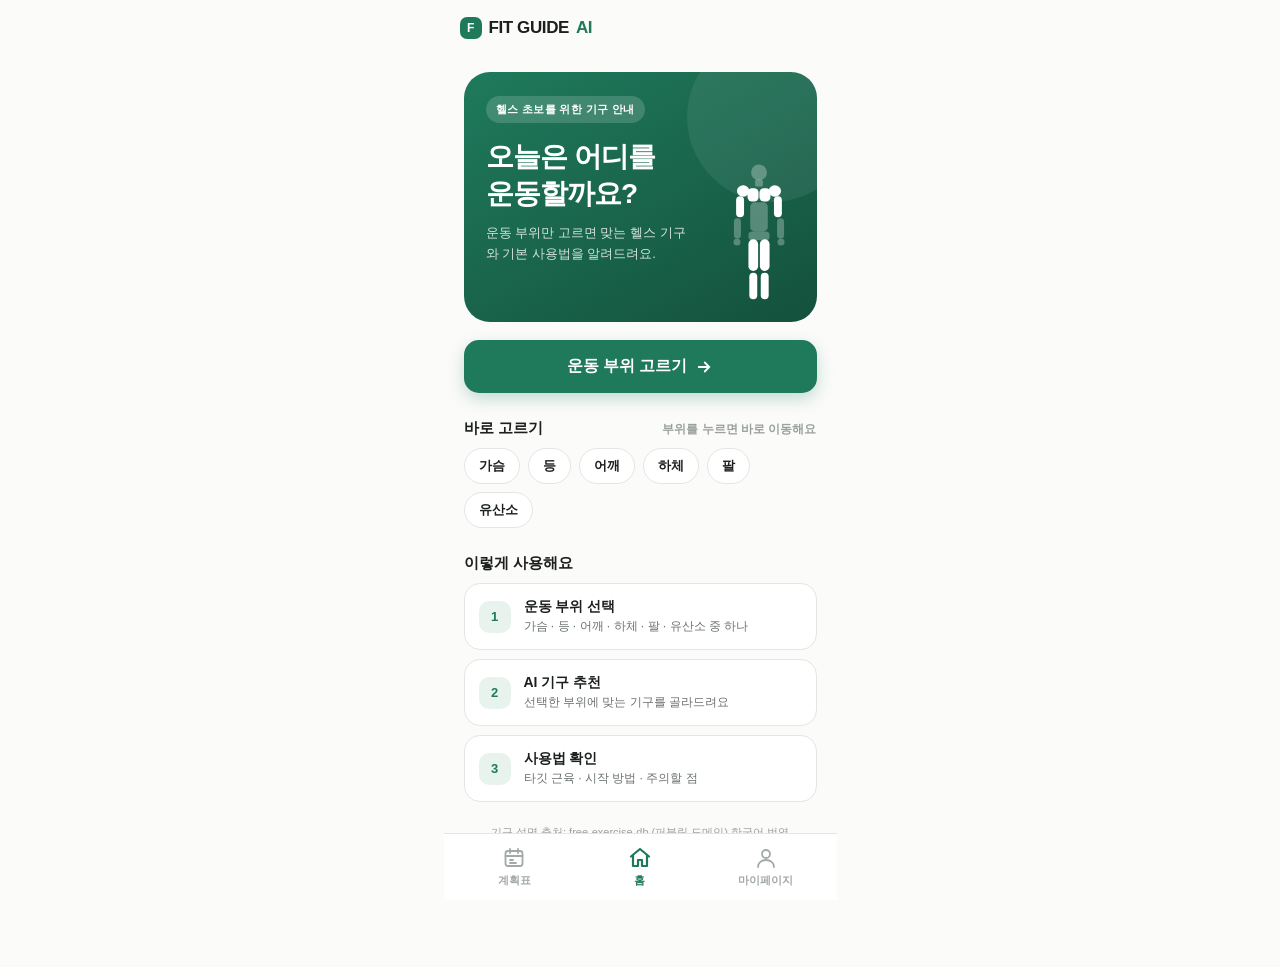
<file: archive/prototype_ver01.html>
<!DOCTYPE html>
<html lang="ko"><head><meta charset="UTF-8">
<meta name="viewport" content="width=device-width, initial-scale=1.0, viewport-fit=cover">
<meta name="theme-color" content="#ffffff">
<title>FIT GUIDE AI · 헬스 기구 추천</title>
<style>
:root{
  --bg:#f3f4f2; --card:#ffffff; --line:#e4e6e3; --text:#1b1f1d; --sub:#6b726e; --faint:#9aa19d;
  --accent:#1f7a5c; --accent-2:#e8f3ee; --accent-dark:#165c45;
  --warn:#b4532a; --warn-bg:#fdf1ea;
  --radius:18px; --w:393px; --h:852px;
}
*{box-sizing:border-box;-webkit-tap-highlight-color:transparent}
[hidden]{display:none!important}
html,body{margin:0}
body{background:#fbfbfa;color:var(--text);font-family:-apple-system,"Apple SD Gothic Neo","Noto Sans KR",Arial,sans-serif}
button{font:inherit;cursor:pointer;color:inherit;border:0;background:none}

/* 앱 영역: 화면 너비에 맞춰 최대 393px(아이폰 16 기준) */
.app{width:100%;max-width:var(--w);min-height:100vh;margin:0 auto;background:#fbfbfa;position:relative;
     display:flex;flex-direction:column;padding-top:env(safe-area-inset-top)}

/* 상단 바 */
.header{position:relative;z-index:5;background:rgba(251,251,250,.94);backdrop-filter:blur(10px);
        display:flex;align-items:center;gap:8px;padding:12px 16px;min-height:56px;border-bottom:1px solid transparent;transition:.2s}
.header.scrolled{border-bottom-color:var(--line)}
.icon-btn{width:36px;height:36px;border-radius:12px;display:grid;place-items:center;color:var(--text)}
.icon-btn:hover{background:#eef0ed}
.icon-btn svg{width:22px;height:22px;stroke:currentColor;fill:none;stroke-width:2;stroke-linecap:round;stroke-linejoin:round}
.icon-btn[hidden]{display:none}
.brand{font-weight:800;letter-spacing:-.4px;font-size:17px;display:flex;align-items:center;gap:7px}
.brand i{width:22px;height:22px;border-radius:7px;background:var(--accent);display:grid;place-items:center;color:#fff;font-style:normal;font-size:12px}
.brand span{color:var(--accent)}
.header .title{font-weight:700;font-size:16px}
.header .right{margin-left:auto}

/* 화면 */
.screens{flex:1;position:relative;overflow:hidden}
.screen{position:absolute;inset:0;overflow-y:auto;padding:8px 20px 28px;display:flex;flex-direction:column;
        opacity:0;pointer-events:none;transform:translateX(24px);transition:opacity .25s,transform .25s;scrollbar-width:none}
.screen::-webkit-scrollbar{display:none}
.screen.active{opacity:1;pointer-events:auto;transform:none}
.screen.leave{transform:translateX(-24px)}
@media all{.header{position:sticky;top:0}.screens{overflow:visible}.screen{position:relative;inset:auto;display:none;min-height:calc(100vh - 56px);padding-bottom:0;overflow:visible}.screen.active{display:flex}
  .bottom-cta{margin:auto -20px 0;padding-bottom:calc(18px + env(safe-area-inset-bottom))}}

h1{font-size:26px;line-height:1.32;letter-spacing:-.9px;margin:6px 0 8px}
.lead{color:var(--sub);font-size:14px;line-height:1.6;margin:0}

/* 버튼 */
.btn{display:flex;align-items:center;justify-content:center;gap:8px;width:100%;border-radius:15px;padding:16px;font-weight:700;font-size:16px;transition:transform .1s,background .2s,opacity .2s}
.btn:active{transform:scale(.98)}
.btn-primary{background:var(--accent);color:#fff;box-shadow:0 6px 16px rgba(31,122,92,.25)}
.btn-primary:hover{background:var(--accent-dark)}
.btn-primary.soft{opacity:.55;box-shadow:none}
.btn-line{background:#fff;border:1px solid var(--line);color:var(--text)}
.btn-row{display:flex;gap:10px}
.btn-row .btn{font-size:15px;padding:14px}
.bottom-cta{position:sticky;bottom:0;margin:auto -20px -28px;padding:14px 20px 28px;background:linear-gradient(rgba(251,251,250,0),#fbfbfa 26%)}

/* S-01 메인 */
.hero{position:relative;overflow:hidden;background:linear-gradient(150deg,#1f7a5c,#14513d);color:#fff;border-radius:26px;padding:24px 22px;margin:8px 0 18px;min-height:250px}
.hero .eyebrow{display:inline-block;font-size:11px;font-weight:700;letter-spacing:.4px;background:rgba(255,255,255,.16);padding:6px 10px;border-radius:20px}
.hero h1{color:#fff;font-size:28px;margin:16px 0 10px;max-width:220px}
.hero p{margin:0;font-size:13px;line-height:1.6;color:rgba(255,255,255,.82);max-width:205px}
.hero .fig{position:absolute;right:14px;bottom:10px;width:88px}
.hero .fig .b{fill:rgba(255,255,255,.28)} .hero .fig .hl{fill:#fff} .hero .fig .cap{display:none}
.hero::after{content:"";position:absolute;right:-40px;top:-40px;width:170px;height:170px;border-radius:50%;background:rgba(255,255,255,.07)}
.section-title{font-size:15px;font-weight:800;margin:26px 0 10px;display:flex;justify-content:space-between;align-items:baseline}
.section-title small{font-size:12px;color:var(--faint);font-weight:600}
.steps{display:grid;gap:9px}
.step{display:flex;gap:13px;align-items:center;background:var(--card);border:1px solid var(--line);border-radius:16px;padding:14px}
.step .n{width:32px;height:32px;border-radius:10px;background:var(--accent-2);color:var(--accent);display:grid;place-items:center;font-weight:800;font-size:13px;flex:none}
.step b{font-size:14px;display:block}.step span{font-size:12px;color:var(--sub);display:block;margin-top:2px}
.parts-preview{display:flex;gap:8px;flex-wrap:wrap}
.parts-preview button{background:#fff;border:1px solid var(--line);border-radius:20px;padding:8px 14px;font-size:13px;font-weight:600}
.parts-preview button:hover{border-color:var(--accent);color:var(--accent)}
.foot{font-size:11px;color:var(--faint);text-align:center;margin-top:22px;line-height:1.6}

/* S-02 부위 선택 */
.progress{display:flex;gap:6px;margin:4px 0 14px}
.progress i{height:4px;flex:1;border-radius:4px;background:#e2e5e1}
.progress i.on{background:var(--accent)}
.part-grid{display:grid;grid-template-columns:repeat(2,1fr);gap:10px;margin:18px 0 6px}
.part{position:relative;background:var(--card);border:1.5px solid var(--line);border-radius:18px;padding:14px 12px;
      display:flex;align-items:center;gap:10px;text-align:left;min-height:108px;transition:border-color .15s,background .15s,transform .1s}
.part:active{transform:scale(.98)}
.part .fig{width:46px;flex:none}
.part b{font-size:17px;display:block}
.part small{font-size:11px;color:var(--sub);display:block;margin-top:4px;line-height:1.4}
.part .check{position:absolute;top:10px;right:10px;width:20px;height:20px;border-radius:50%;border:1.5px solid #d3d7d3;display:grid;place-items:center;transition:.15s}
.part .check svg{width:12px;height:12px;stroke:#fff;stroke-width:3;fill:none;opacity:0}
.part.selected{border-color:var(--accent);background:var(--accent-2)}
.part.selected .check{background:var(--accent);border-color:var(--accent)}
.part.selected .check svg{opacity:1}
.fig svg{width:100%;height:auto;display:block}
.fig .b{fill:#d9dcd8} .fig .hl{fill:#9aa19d} .fig .cap{font-size:8px;fill:var(--faint);text-anchor:middle}
.part.selected .fig .hl{fill:var(--accent)}
.alert{display:none;align-items:center;gap:8px;background:var(--warn-bg);color:var(--warn);border-radius:12px;padding:11px 13px;font-size:13px;font-weight:600;margin-top:10px}
.alert.show{display:flex;animation:pop .25s}
@keyframes pop{from{opacity:0;transform:translateY(-4px)}to{opacity:1;transform:none}}
.shake{animation:shake .4s}
@keyframes shake{20%,60%{transform:translateX(-6px)}40%,80%{transform:translateX(6px)}}
.selected-text{font-size:13px;color:var(--sub);margin-top:8px;min-height:20px}
.selected-text b{color:var(--accent)}

/* S-03 추천 결과 */
.result-head{display:flex;gap:14px;align-items:center;background:var(--card);border:1px solid var(--line);border-radius:20px;padding:16px;margin:8px 0 12px}
.result-head .fig{width:58px;flex:none}
.result-head .fig .hl{fill:var(--accent)}
.result-head h2{margin:0;font-size:20px;letter-spacing:-.5px}
.result-head p{margin:4px 0 0;font-size:13px;color:var(--sub);line-height:1.5}
.badge{display:inline-flex;align-items:center;gap:5px;font-size:11px;font-weight:800;color:var(--warn);background:var(--warn-bg);border:1px solid #f3d3c1;padding:5px 9px;border-radius:20px}
.notice{display:flex;gap:9px;align-items:flex-start;font-size:12px;color:#7a4a32;background:var(--warn-bg);border-radius:12px;padding:11px 12px;line-height:1.55;margin-bottom:6px}
.list{display:grid;gap:10px;margin-top:8px}
.item{background:var(--card);border:1px solid var(--line);border-radius:18px;overflow:hidden;transition:box-shadow .2s}
.item.open{box-shadow:0 8px 22px rgba(0,0,0,.06)}
.item-main{display:flex;gap:12px;align-items:center;padding:12px;width:100%;text-align:left}
.thumb{width:72px;height:72px;border-radius:14px;overflow:hidden;flex:none;background:#eee;position:relative}
.thumb img{width:100%;height:100%;object-fit:cover;display:block}
.rank{position:absolute;left:5px;top:5px;background:rgba(0,0,0,.6);color:#fff;font-size:10px;font-weight:800;border-radius:6px;padding:2px 6px}
.item-info{flex:1;min-width:0}
.item-info b{font-size:15px;display:block}
.item-info .muscle{font-size:12px;color:var(--sub);margin-top:4px}
.chips{display:flex;gap:5px;margin-top:7px;flex-wrap:wrap}
.chips span{font-size:10.5px;font-weight:700;padding:3px 8px;border-radius:10px;background:#f0f2ef;color:#555}
.chips span.match{background:var(--accent-2);color:var(--accent)}
.chev{width:20px;height:20px;stroke:var(--faint);fill:none;stroke-width:2;transition:transform .2s;flex:none}
.item.open .chev{transform:rotate(180deg)}
.item-more{display:grid;grid-template-rows:0fr;transition:grid-template-rows .25s}
.item.open .item-more{grid-template-rows:1fr}
.item-more>div{overflow:hidden}
.more-body{padding:0 14px 14px;font-size:13px;line-height:1.6;color:#3b413e}
.more-body h4{margin:10px 0 4px;font-size:12px;color:var(--faint)}
.more-body p{margin:0}
.more-body .caution{color:var(--warn)}
.empty{text-align:center;padding:30px 10px;color:var(--sub);font-size:14px}

/* 로딩 */
.loading{position:absolute;inset:0;z-index:20;background:rgba(251,251,250,.96);display:none;flex-direction:column;align-items:center;justify-content:center;gap:14px}
.loading.show{display:flex}
.spinner{width:42px;height:42px;border-radius:50%;border:4px solid var(--accent-2);border-top-color:var(--accent);animation:spin .8s linear infinite}
@keyframes spin{to{transform:rotate(360deg)}}
.loading b{font-size:15px}.loading span{font-size:12px;color:var(--sub)}

/* 하단 탭바 */
:root{--tab-h:64px}
.tabbar{position:relative;z-index:6;flex:none;background:rgba(255,255,255,.97);backdrop-filter:blur(10px);border-top:1px solid var(--line);
        display:grid;grid-template-columns:repeat(3,1fr);padding:6px 8px calc(6px + env(safe-area-inset-bottom))}
.tab{display:flex;flex-direction:column;align-items:center;gap:3px;padding:6px 0;color:#a3a9a5;font-size:11px;font-weight:600}
.tab svg{width:24px;height:24px;stroke:currentColor;fill:none;stroke-width:1.8;stroke-linecap:round;stroke-linejoin:round}
.tab.active{color:var(--accent)}
.tab.active svg{stroke-width:2.2}
@media all{.tabbar{position:sticky;bottom:0}.bottom-cta{bottom:calc(var(--tab-h) + env(safe-area-inset-bottom))}}
.toast{position:absolute;left:50%;bottom:170px;transform:translate(-50%,10px);background:rgba(27,31,29,.92);color:#fff;font-size:13px;font-weight:600;
       padding:11px 16px;border-radius:12px;white-space:nowrap;opacity:0;pointer-events:none;transition:.25s;z-index:40}
.toast.show{opacity:1;transform:translate(-50%,0)}
@media all{.toast{position:fixed;bottom:calc(var(--tab-h) + 90px)}}
</style>
</head>
<body>
<div class="app" id="app">

  <header class="header" id="header">
    <button class="icon-btn" id="backBtn" hidden aria-label="뒤로" onclick="goBack()">
      <svg viewBox="0 0 24 24"><path d="M15 18l-6-6 6-6"/></svg></button>
    <div class="brand" id="brand"><i>F</i>FIT GUIDE <span>AI</span></div>
    <div class="title" id="hTitle" hidden></div>
    <button class="icon-btn right" id="homeBtn" hidden aria-label="처음으로" onclick="go('s1')">
      <svg viewBox="0 0 24 24"><path d="M3 10.5 12 3l9 7.5"/><path d="M5 9v11h14V9"/></svg></button>
  </header>

  <main class="screens">

    <!-- S-01 메인 -->
    <section class="screen active" id="s1" data-title="">
      <div class="hero">
        <span class="eyebrow">헬스 초보를 위한 기구 안내</span>
        <h1>오늘은 어디를<br>운동할까요?</h1>
        <p>운동 부위만 고르면 맞는 헬스 기구와 기본 사용법을 알려드려요.</p>
        <div class="fig" data-fig="전체"></div>
      </div>
      <button class="btn btn-primary" onclick="go('s2')">운동 부위 고르기
        <svg width="18" height="18" viewBox="0 0 24 24" fill="none" stroke="currentColor" stroke-width="2.4" stroke-linecap="round"><path d="M5 12h14M13 6l6 6-6 6"/></svg></button>

      <div class="section-title">바로 고르기 <small>부위를 누르면 바로 이동해요</small></div>
      <div class="parts-preview" id="quickParts"></div>

      <div class="section-title">이렇게 사용해요</div>
      <div class="steps">
        <div class="step"><div class="n">1</div><div><b>운동 부위 선택</b><span>가슴 · 등 · 어깨 · 하체 · 팔 · 유산소 중 하나</span></div></div>
        <div class="step"><div class="n">2</div><div><b>AI 기구 추천</b><span>선택한 부위에 맞는 기구를 골라드려요</span></div></div>
        <div class="step"><div class="n">3</div><div><b>사용법 확인</b><span>타깃 근육 · 시작 방법 · 주의할 점</span></div></div>
      </div>
      <p class="foot">기구 설명 출처: free-exercise-db (퍼블릭 도메인) 한국어 번역<br>처음 쓰는 기구는 트레이너에게 자세를 확인받으세요.</p>
    </section>

    <!-- S-02 운동 부위 선택 -->
    <section class="screen" id="s2" data-title="운동 부위 선택">
      <div class="progress"><i class="on"></i><i></i></div>
      <h1>어느 부위를<br>운동할까요?</h1>
      <p class="lead">한 부위를 골라 주세요. 다시 누르면 선택이 풀려요.</p>
      <div class="part-grid" id="partGrid"></div>
      <div class="selected-text" id="selText">아직 선택한 부위가 없어요.</div>
      <div class="alert" id="alert" role="alert">
        <svg width="18" height="18" viewBox="0 0 24 24" fill="none" stroke="currentColor" stroke-width="2.2"><circle cx="12" cy="12" r="9"/><path d="M12 7v6M12 16.5v.5"/></svg>
        운동 부위를 먼저 선택해 주세요.</div>
      <div class="bottom-cta">
        <button class="btn btn-primary soft" id="recBtn" onclick="requestRecommend()">AI 기구 추천받기</button>
      </div>
    </section>

    <!-- S-03 AI 추천 결과 -->
    <section class="screen" id="s3" data-title="AI 추천 결과">
      <div class="progress"><i class="on"></i><i class="on"></i></div>
      <div class="result-head">
        <div class="fig" id="resultFig"></div>
        <div>
          <span class="badge">● 예시 데이터</span>
          <h2 id="resultTitle">가슴 운동 기구</h2>
          <p id="resultDesc">추천 기구 3개</p>
        </div>
      </div>
      <div class="notice">
        <svg width="16" height="16" viewBox="0 0 24 24" fill="none" stroke="currentColor" stroke-width="2.2" style="flex:none;margin-top:1px"><circle cx="12" cy="12" r="9"/><path d="M12 11v6M12 7.5v.5"/></svg>
        <span>지금 보이는 추천 결과는 화면 시연을 위한 <b>고정 예시 데이터</b>예요. 실제 AI 모델 결과가 아니에요.</span>
      </div>
      <div class="list" id="resultList"></div>
      <div class="bottom-cta">
        <div class="btn-row">
          <button class="btn btn-line" onclick="go('s2')">다른 부위 보기</button>
          <button class="btn btn-primary" onclick="go('s1')">처음으로</button>
        </div>
      </div>
    </section>

    <div class="loading" id="loading">
      <div class="spinner"></div>
      <b id="loadingText">AI가 기구를 고르고 있어요</b>
      <span>잠시만 기다려 주세요</span>
    </div>
  </main>

  <!-- 하단 탭바 -->
  <nav class="tabbar">
    <button class="tab" onclick="showToast('계획표는 준비 중이에요')">
      <svg viewBox="0 0 24 24"><rect x="3.5" y="5" width="17" height="15" rx="2.5"/><path d="M3.5 10h17M8 3v4M16 3v4M8 14h3M8 17h6"/></svg>계획표</button>
    <button class="tab active" onclick="go('s1')">
      <svg viewBox="0 0 24 24"><path d="M3 10.5 12 3l9 7.5"/><path d="M5 9v11h5v-6h4v6h5V9"/></svg>홈</button>
    <button class="tab" onclick="showToast('마이페이지는 준비 중이에요')">
      <svg viewBox="0 0 24 24"><circle cx="12" cy="8" r="4"/><path d="M4 21c0-4.4 3.6-7 8-7s8 2.6 8 7"/></svg>마이페이지</button>
  </nav>
  <div class="toast" id="toast" role="status"></div>
</div>

<script>
/* 고정 예시 데이터 (부위별 추천 결과)
   기구 설명·사진 출처: free-exercise-db (https://github.com/yuhonas/free-exercise-db), Unlicense(퍼블릭 도메인), 한국어 번역 */
const EXAMPLE_RESULTS = {"가슴": [{"name": "체스트 프레스 머신", "primary": ["대흉근(가슴)"], "purpose": "복합 운동 · 미는 동작", "level": "초급", "setup": "가슴과 머리를 세우고 견갑골(날개뼈)을 뒤로 모읍니다. 이것이 시작 자세입니다.", "step": "팔꿈치를 펴면서 손잡이를 앞으로 밉니다.", "caution": "세트가 끝날 때까지 무게 스택을 완전히 내려놓지 말고 근육의 긴장을 유지합니다.", "image": "[data-uri]"}, {"name": "버터플라이 (펙 덱 플라이)", "primary": ["대흉근(가슴)"], "purpose": "고립 운동 · 당기는 동작", "level": "초급", "setup": "손잡이를 잡습니다. 위팔이 바닥과 평행이 되도록 기구를 조절합니다. 이것이 시작 자세입니다.", "step": "가슴 가운데를 조이듯 손잡이를 천천히 모읍니다. 이때 숨을 내쉬고 1초간 수축을 유지합니다.", "caution": "위팔이 바닥과 평행하지 않으면 운동 전에 기구를 먼저 조절합니다.", "image": "[data-uri]"}, {"name": "케이블 크로스오버", "primary": ["대흉근(가슴)"], "purpose": "고립 운동 · 미는 동작", "level": "초급", "setup": "두 도르래를 잇는 가상의 직선보다 한 걸음 앞으로 나오면서 양팔을 몸 앞으로 모읍니다. 상체는 허리에서 살짝 앞으로 숙입니다. 이것이 시작 자세입니다.", "step": "팔꿈치를 살짝 굽힌 채, 가슴이 늘어나는 느낌이 들 때까지 양팔을 옆으로 크게 호를 그리며 벌립니다. 이때 숨을 들이마십니다.", "caution": "이두근 힘줄에 부담이 가지 않도록 팔꿈치를 살짝 굽힌 상태를 유지합니다.", "image": "[data-uri]"}], "등": [{"name": "와이드 그립 랫 풀다운", "primary": ["광배근(등 옆)"], "purpose": "복합 운동 · 당기는 동작", "level": "초급", "setup": "팔을 편 채 바를 잡고 상체를 약 30도 뒤로 기울입니다. 허리는 자연스럽게 아치를 만들고 가슴을 내밉니다. 이것이 시작 자세입니다.", "step": "숨을 내쉬며 어깨와 위팔을 아래·뒤로 당겨, 바가 윗가슴에 닿을 때까지 내립니다. 완전히 수축한 지점에서 등 근육을 조이는 데 집중합니다.", "caution": "상체는 고정하고 팔만 움직입니다.", "image": "[data-uri]"}, {"name": "시티드 케이블 로우", "primary": ["등 중앙부"], "purpose": "복합 운동 · 당기는 동작", "level": "초급", "setup": "팔을 편 상태로 상체가 다리와 90도가 될 때까지 뒤로 당겨 앉습니다. 등은 살짝 아치를 만들고 가슴을 내밉니다. 광배근이 늘어나는 느낌이 들면 시작 자세입니다.", "step": "상체를 고정한 채 팔을 몸에 붙여, 손잡이가 배에 닿을 때까지 당깁니다. 이때 숨을 내쉬고 등 근육을 강하게 조입니다.", "caution": "무릎은 살짝 굽혀 두고, 완전히 펴서 잠그지 않습니다.", "image": "[data-uri]"}, {"name": "아이소 로우 머신", "primary": ["광배근(등 옆)"], "purpose": "복합 운동 · 당기는 동작", "level": "초급", "setup": "핀을 꽂아 알맞은 무게를 고르고, 손잡이가 가슴 높이에 오도록 의자 높이를 조절합니다. 손바닥이 마주 보는 그립이나 아래를 향하는 그립으로 손잡이를 잡습니다. 이것이 시작 자세입니다.", "step": "팔꿈치를 굽히고 견갑골을 뒤로 모으며 손잡이를 몸 쪽으로 당깁니다.", "caution": "여러 번 반복할 때는 무게 스택을 완전히 내려놓지 말고 근육의 긴장을 유지합니다.", "image": "[data-uri]"}], "어깨": [{"name": "숄더 프레스 머신", "primary": ["삼각근(어깨)"], "purpose": "복합 운동 · 미는 동작", "level": "초급", "setup": "팔꿈치를 굽혀 몸통과 일직선이 되게 하고 양옆의 손잡이를 잡습니다. 이것이 시작 자세입니다.", "step": "숨을 내쉬며 팔을 끝까지 펴서 손잡이를 들어 올립니다. 맨 위에서 1초간 수축을 유지합니다.", "caution": "", "image": "[data-uri]"}, {"name": "리버스 플라이 머신", "primary": ["삼각근(어깨)"], "purpose": "고립 운동 · 당기는 동작", "level": "초급", "setup": "손잡이를 가장 뒤쪽 위치로 조절합니다. 알맞은 무게를 고르고, 손잡이가 어깨 높이에 오도록 의자 높이를 맞춥니다. 손바닥이 안쪽을 향하게 손잡이를 잡습니다. 이것이 시작 자세입니다.", "step": "반원을 그리듯 양손을 옆과 뒤로 당기며 어깨 뒤쪽(후면 삼각근)을 수축합니다.", "caution": "동작 내내 팔을 살짝 굽힌 상태로 유지하고, 움직임은 어깨 관절에서만 일어나게 합니다.", "image": "[data-uri]"}, {"name": "케이블 레터럴 레이즈", "primary": ["삼각근(어깨)"], "purpose": "고립 운동 · 미는 동작", "level": "초급", "setup": "등을 곧게 세우고 발은 어깨너비로 벌립니다. 이것이 시작 자세입니다.", "step": "숨을 내쉬며 왼손을 몸 바깥쪽으로 들어 올려 어깨 높이까지 올립니다.", "caution": "균형을 잡기 위해 반대 손으로 기구를 잡습니다.", "image": "[data-uri]"}], "하체": [{"name": "레그 프레스", "primary": ["대퇴사두근(허벅지 앞)"], "purpose": "복합 운동 · 미는 동작", "level": "초급", "setup": "발판을 고정하는 안전 바를 풀고, 다리가 펴질 때까지 발판을 밀어 올립니다. 상체와 다리가 90도를 이루면 시작 자세입니다.", "step": "숨을 들이마시며 허벅지와 종아리가 90도가 될 때까지 발판을 천천히 내립니다.", "caution": "다리를 펼 때 무릎을 완전히 펴서 잠그지 않습니다.", "image": "[data-uri]"}, {"name": "레그 익스텐션", "primary": ["대퇴사두근(허벅지 앞)"], "purpose": "고립 운동 · 미는 동작", "level": "초급", "setup": "패드가 정강이 아래쪽(발목 바로 위)에 오도록 조절하고, 허벅지와 종아리가 90도를 이루도록 맞춥니다. 이것이 시작 자세입니다.", "step": "숨을 내쉬며 허벅지 앞쪽(대퇴사두근)의 힘으로 다리를 끝까지 폅니다. 몸의 나머지 부분은 의자에 고정하고 1초간 멈춥니다.", "caution": "무릎 각도가 90도보다 작아지면(무릎이 발끝보다 앞으로 나가면) 무릎 관절에 무리가 갑니다. 기구 구조상 그렇다면 다른 기구를 쓰거나, 내려올 때 90도에서 멈춥니다.", "image": "[data-uri]"}, {"name": "시티드 레그 컬", "primary": ["햄스트링(허벅지 뒤)"], "purpose": "고립 운동 · 당기는 동작", "level": "초급", "setup": "종아리 바로 아래, 아랫다리 뒷부분을 패드 레버 위에 올리고 무릎 바로 위 허벅지를 무릎 패드로 고정합니다. 옆 손잡이를 잡고 발끝을 곧게 세운 뒤 다리를 앞으로 완전히 폅니다. 이것이 시작 자세입니다.", "step": "숨을 내쉬며 무릎을 굽혀 레버를 허벅지 뒤쪽으로 최대한 당깁니다. 1초간 수축을 유지합니다.", "caution": "동작 내내 상체를 고정합니다.", "image": "[data-uri]"}], "팔": [{"name": "바이셉 컬 머신", "primary": ["이두근(팔 앞쪽)"], "purpose": "고립 운동 · 당기는 동작", "level": "초급", "setup": "의자를 알맞은 높이로 조절하고 무게를 고릅니다. 위팔을 패드에 대고 손잡이를 잡습니다. 이것이 시작 자세입니다.", "step": "팔꿈치를 굽혀 아래팔을 위팔 쪽으로 당깁니다.", "caution": "세트가 끝날 때까지 무게 스택을 완전히 내려놓지 말고 근육의 긴장을 유지합니다.", "image": "[data-uri]"}, {"name": "트라이셉스 푸시다운", "primary": ["삼두근(팔 뒤쪽)"], "purpose": "고립 운동 · 미는 동작", "level": "초급", "setup": "상체를 곧게 세우고 아주 살짝 앞으로 기울인 채, 위팔을 몸에 붙여 바닥과 수직이 되게 합니다. 아래팔은 바를 잡은 채 도르래 쪽을 향합니다. 이것이 시작 자세입니다.", "step": "삼두근의 힘으로 바가 허벅지 앞에 닿고 팔이 바닥과 수직으로 완전히 펴질 때까지 내립니다. 이때 숨을 내쉽니다.", "caution": "위팔은 항상 몸통 옆에 고정하고 아래팔만 움직입니다.", "image": "[data-uri]"}, {"name": "딥스 머신", "primary": ["삼두근(팔 뒤쪽)"], "purpose": "복합 운동 · 미는 동작", "level": "초급", "setup": "삼두근에 집중하도록 팔꿈치를 몸 옆에 붙이고 90도로 굽힙니다. 이것이 시작 자세입니다.", "step": "숨을 내쉬며 삼두근을 수축해 팔을 아래로 폅니다.", "caution": "가장 아래 지점에서도 팔을 살짝 굽혀 두어 삼두근의 긴장을 유지합니다.", "image": "[data-uri]"}], "유산소": [{"name": "트레드밀 (러닝머신)", "primary": ["대퇴사두근(허벅지 앞)"], "purpose": "심폐 지구력", "level": "초급", "setup": "트레드밀에 올라 메뉴에서 원하는 모드를 고릅니다. 수동 모드나 프로그램을 선택할 수 있고, 나이와 체중을 입력하면 소모 칼로리를 추정할 수 있습니다. 경사를 조절해 운동 강도를 바꿀 수 있습니다.", "step": "느긋한 속도가 아니라 보통~빠른 속도로 걷고, 걷는 동안 바른 자세를 유지합니다.", "caution": "손잡이는 기구에서 내릴 때나 심박수를 확인할 때처럼 필요할 때만 잡습니다.", "image": "[data-uri]"}, {"name": "실내 자전거", "primary": ["대퇴사두근(허벅지 앞)"], "purpose": "심폐 지구력", "level": "초급", "setup": "자전거에 앉아 키에 맞게 안장 높이를 조절합니다.", "step": "메뉴에서 원하는 모드를 고릅니다. 기계를 켜려면 페달을 먼저 밟아야 할 수도 있습니다. 운동하는 동안 저항(페달 무게)을 바꿀 수 있습니다.", "caution": "손잡이로 심박수를 확인하며 알맞은 강도를 유지합니다.", "image": "[data-uri]"}, {"name": "일립티컬 (크로스 트레이너)", "primary": ["대퇴사두근(허벅지 앞)"], "purpose": "심폐 지구력", "level": "중급", "setup": "일립티컬에 올라 메뉴에서 원하는 모드를 고릅니다. 수동 모드나 프로그램을 선택할 수 있고, 나이와 체중을 입력하면 소모 칼로리를 추정할 수 있습니다.", "step": "경사를 조절해 운동 강도를 바꿀 수 있습니다.", "caution": "손잡이로 심박수를 확인하며 알맞은 강도를 유지합니다.", "image": "[data-uri]"}]};
</script>
<script>
const PARTS = [
  {name:"가슴", muscle:"대흉근"}, {name:"등", muscle:"광배근 · 승모근"}, {name:"어깨", muscle:"삼각근"},
  {name:"하체", muscle:"대퇴사두근 · 햄스트링"}, {name:"팔", muscle:"이두근 · 삼두근"},
  {name:"유산소", muscle:"심폐 지구력 · 전신"}
];

/* 부위 인체 그림 */
function bodySVG(part){
  const back = part==="등";
  /* 유산소는 전신 운동이라 몸 전체를 강조 */
  const c = k => (part===k || part==="유산소" || (part==="전체" && k!=="등")) ? "hl" : "b";
  const arm=c("팔"), sh=c("어깨"), ch=c("가슴"), lg=c("하체");
  const torso = back
    ? `<path class="hl" d="M37 31 L63 31 L61 58 L56 72 L44 72 L39 58 Z"/><rect class="b" x="40" y="72" width="20" height="8" rx="3"/>`
    : `<rect class="${ch}" x="37" y="31" width="12.5" height="15" rx="5"/><rect class="${ch}" x="50.5" y="31" width="12.5" height="15" rx="5"/>
       <rect class="b" x="40" y="47" width="20" height="33" rx="5"/>`;
  return `<svg viewBox="0 0 100 172" role="img" aria-label="${part} 부위 그림">
    <circle class="b" cx="50" cy="13" r="9"/><rect class="b" x="45.5" y="21" width="9" height="8" rx="2"/>${torso}
    <ellipse class="${sh}" cx="32" cy="34" rx="7" ry="6.5"/><ellipse class="${sh}" cx="68" cy="34" rx="7" ry="6.5"/>
    <rect class="${arm}" x="24" y="40" width="9" height="24" rx="4.5"/><rect class="${arm}" x="67" y="40" width="9" height="24" rx="4.5"/>
    <rect class="b" x="21.5" y="65" width="8" height="23" rx="4"/><rect class="b" x="70.5" y="65" width="8" height="23" rx="4"/>
    <circle class="b" cx="25" cy="92" r="4"/><circle class="b" cx="75" cy="92" r="4"/>
    <rect class="b" x="38" y="80" width="24" height="10" rx="4"/>
    <rect class="${lg}" x="38" y="89" width="11" height="36" rx="5.5"/><rect class="${lg}" x="51" y="89" width="11" height="36" rx="5.5"/>
    <rect class="${lg}" x="39" y="127" width="9" height="30" rx="4.5"/><rect class="${lg}" x="52" y="127" width="9" height="30" rx="4.5"/>
    <text class="cap" x="50" y="169">${back?"뒷모습":"앞모습"}</text></svg>`;
}
const esc = s => String(s).replace(/[&<>"]/g, c => ({"&":"&amp;","<":"&lt;",">":"&gt;",'"':"&quot;"}[c]));

/* 화면 이동 */
let current="s1", navStack=[], selectedPart="";
function go(id, isBack){
  if(id===current) return;
  if(!isBack) navStack.push(current);
  if(id==="s1") navStack=[];
  const from=document.getElementById(current), to=document.getElementById(id);
  from.classList.remove("active"); from.classList.add("leave");
  setTimeout(()=>from.classList.remove("leave"),250);
  to.classList.add("active"); to.scrollTop=0; window.scrollTo(0,0);
  current=id;
  const title=to.dataset.title;
  document.getElementById("brand").hidden=!!title;
  document.getElementById("hTitle").hidden=!title;
  document.getElementById("hTitle").textContent=title;
  document.getElementById("backBtn").hidden=id==="s1";
  document.getElementById("homeBtn").hidden=id==="s1";
  document.getElementById("header").classList.remove("scrolled");
  if(id==="s2") hideAlert();
}
function goBack(){ go(navStack.pop()||"s1", true); }
let toastTimer;
function showToast(msg){
  const t=document.getElementById("toast"); t.textContent=msg; t.classList.add("show");
  clearTimeout(toastTimer); toastTimer=setTimeout(()=>t.classList.remove("show"),1800);
}
document.querySelectorAll(".screen").forEach(s=>s.addEventListener("scroll",()=>
  document.getElementById("header").classList.toggle("scrolled", s.scrollTop>4)));

/* S-01 바로 고르기 */
document.getElementById("quickParts").innerHTML = PARTS.map(p=>
  `<button onclick="pickAndGo('${p.name}')">${p.name}</button>`).join("");
function pickAndGo(name){ setPart(name); go("s2"); }

/* S-02 부위 선택 */
document.getElementById("partGrid").innerHTML = PARTS.map(p=>`
  <button class="part" data-part="${p.name}" onclick="togglePart('${p.name}')" aria-pressed="false">
    <span class="check"><svg viewBox="0 0 24 24"><path d="M5 12l5 5 9-10"/></svg></span>
    <div class="fig">${bodySVG(p.name)}</div><div><b>${p.name}</b><small>${p.muscle}</small></div>
  </button>`).join("");
function togglePart(name){ setPart(selectedPart===name ? "" : name); }
function setPart(name){
  selectedPart=name;
  document.querySelectorAll(".part").forEach(b=>{
    const on=b.dataset.part===name; b.classList.toggle("selected",on); b.setAttribute("aria-pressed",on);
  });
  document.getElementById("selText").innerHTML = name ? `선택한 부위: <b>${name}</b>` : "아직 선택한 부위가 없어요.";
  document.getElementById("recBtn").classList.toggle("soft", !name);
  if(name) hideAlert();
}
function hideAlert(){ document.getElementById("alert").classList.remove("show"); }

/* 예외 흐름: 부위를 선택하지 않고 추천 요청 */
function requestRecommend(){
  if(!selectedPart){
    const a=document.getElementById("alert"), g=document.getElementById("partGrid");
    a.classList.remove("show"); void a.offsetWidth; a.classList.add("show");
    g.classList.remove("shake"); void g.offsetWidth; g.classList.add("shake");
    return;
  }
  const ld=document.getElementById("loading");
  document.getElementById("loadingText").textContent=`${selectedPart} 운동 기구를 고르고 있어요`;
  ld.classList.add("show");
  setTimeout(()=>{ renderResult(selectedPart); ld.classList.remove("show"); go("s3"); }, 900);
}

/* S-03 추천 결과 (고정 예시 데이터) */
function renderResult(part){
  const list = EXAMPLE_RESULTS[part] || [];
  document.getElementById("resultFig").innerHTML = bodySVG(part);
  document.getElementById("resultTitle").textContent = `${part} 운동 기구`;
  document.getElementById("resultDesc").textContent = `추천 기구 ${list.length}개 · 눌러서 사용법 보기`;
  document.getElementById("resultList").innerHTML = list.length ? list.map((m,i)=>`
    <div class="item${i===0?" open":""}">
      <button class="item-main" onclick="this.parentElement.classList.toggle('open')" aria-expanded="${i===0}">
        <div class="thumb"><img src="${m.image}" alt="${esc(m.name)} 사진"><span class="rank">${i+1}</span></div>
        <div class="item-info">
          <b>${esc(m.name)}</b>
          <div class="muscle">${esc(m.primary.join(", "))}</div>
          <div class="chips"><span class="match">${part} 운동</span><span>${esc(m.purpose)}</span><span>${esc(m.level)}</span></div>
        </div>
        <svg class="chev" viewBox="0 0 24 24"><path d="M6 9l6 6 6-6"/></svg>
      </button>
      <div class="item-more"><div><div class="more-body">
        <h4>시작 자세</h4><p>${esc(m.setup)}</p>
        <h4>동작</h4><p>${esc(m.step)}</p>
        ${m.caution?`<h4>주의할 점</h4><p class="caution">⚠ ${esc(m.caution)}</p>`:""}
      </div></div></div>
    </div>`).join("")
    : `<div class="empty">이 부위의 예시 데이터가 없어요.</div>`;
}

document.querySelectorAll("[data-fig]").forEach(el=>el.innerHTML=bodySVG(el.dataset.fig));
</script>
</body></html>
</file>
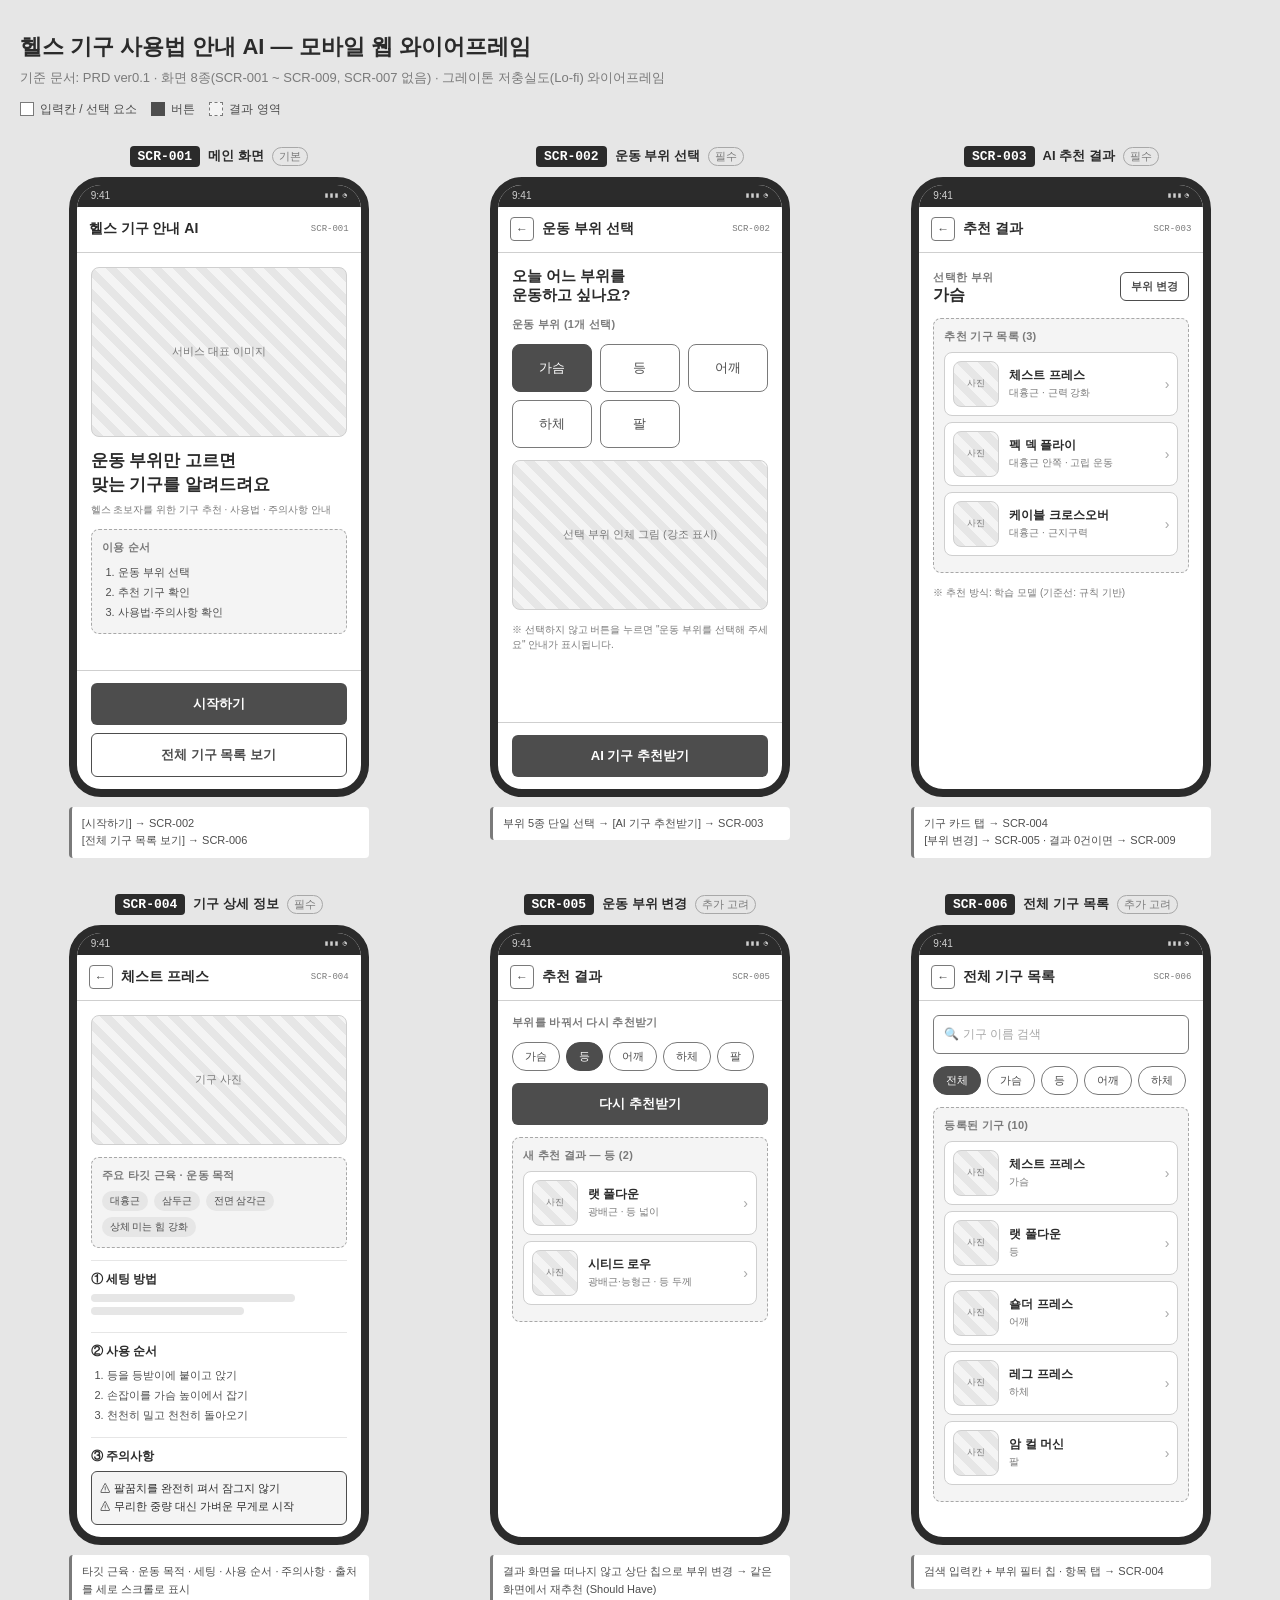
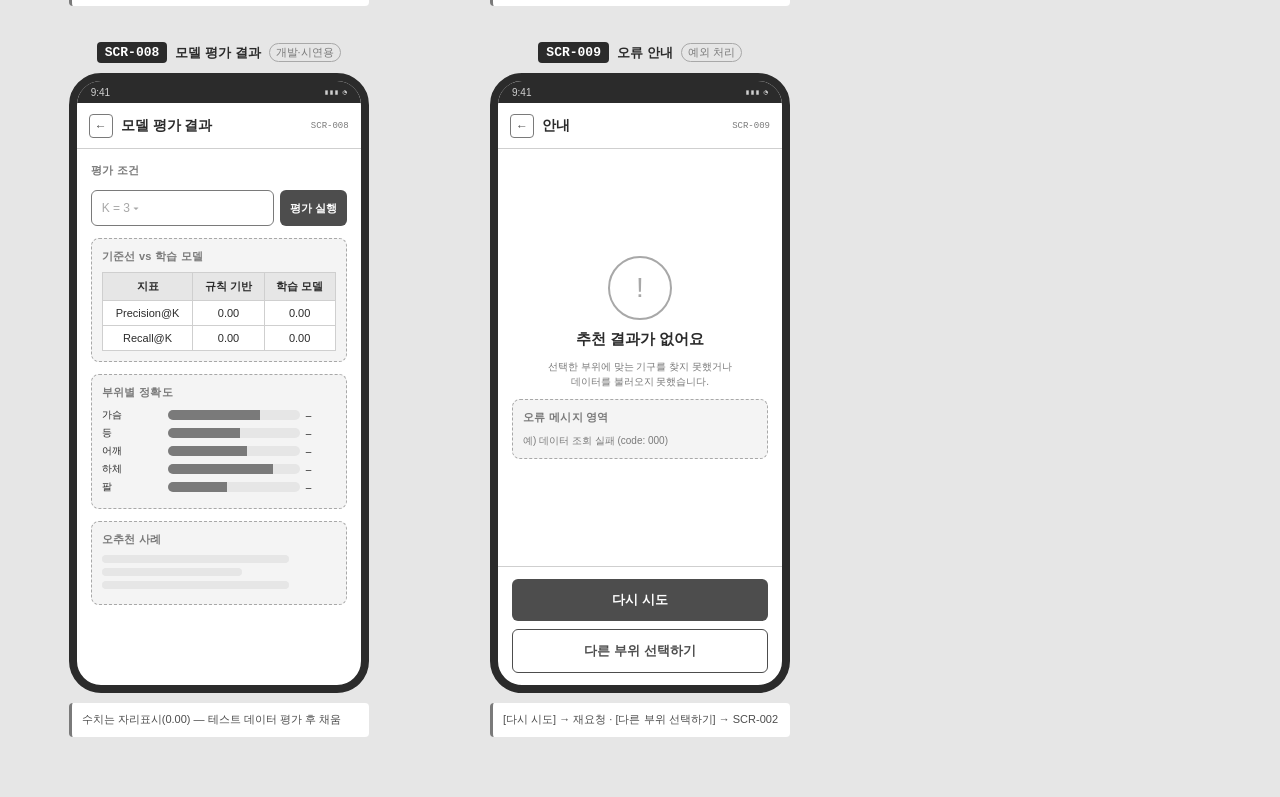
<file: archive/wireframe_ver0.2.html>
<!DOCTYPE html>
<html lang="ko">
<head>
<meta charset="UTF-8">
<meta name="viewport" content="width=device-width, initial-scale=1.0">
<title>헬스 기구 사용법 안내 AI – 와이어프레임 (PRD ver0.1)</title>
<style>
  :root{
    --g0:#ffffff; --g1:#f4f4f4; --g2:#e6e6e6; --g3:#cfcfcf;
    --g4:#a8a8a8; --g5:#7a7a7a; --g6:#4d4d4d; --g7:#2b2b2b;
  }
  *{box-sizing:border-box;margin:0;padding:0}
  body{font-family:-apple-system,"Apple SD Gothic Neo","Malgun Gothic","Noto Sans KR",sans-serif;
       background:var(--g2);color:var(--g7);padding:32px 20px 60px}
  header.doc{max-width:1400px;margin:0 auto 28px}
  header.doc h1{font-size:22px}
  header.doc p{font-size:13px;color:var(--g5);margin-top:6px;line-height:1.6}
  .legend{display:flex;gap:14px;flex-wrap:wrap;margin-top:12px;font-size:12px;color:var(--g6)}
  .legend span{display:flex;align-items:center;gap:6px}
  .sw{width:14px;height:14px;border:1.5px solid var(--g5);display:inline-block}
  .legend .sw{flex-shrink:0;padding:0;width:14px}
  .sw.in{background:var(--g0)} .sw.btn{background:var(--g6);border-color:var(--g6)}
  .sw.res{background:var(--g1);border-style:dashed}

  .grid{max-width:1400px;margin:0 auto;display:grid;
        grid-template-columns:repeat(auto-fill,minmax(320px,1fr));gap:36px 24px;justify-items:center}

  /* 화면 라벨 */
  .screen{display:flex;flex-direction:column;align-items:center}
  .tag{display:flex;align-items:center;gap:8px;margin-bottom:10px;font-size:13px}
  .tag .id{background:var(--g7);color:#fff;padding:3px 8px;border-radius:4px;font-weight:700;font-family:monospace}
  .tag .name{font-weight:700}
  .tag .pri{font-size:11px;color:var(--g5);border:1px solid var(--g4);padding:1px 6px;border-radius:10px}

  /* 폰 프레임 */
  .phone{width:300px;height:620px;background:var(--g0);border:8px solid var(--g7);border-radius:32px;
         overflow:hidden;display:flex;flex-direction:column;position:relative}
  .status{height:22px;background:var(--g7);color:var(--g3);font-size:10px;display:flex;
          justify-content:space-between;align-items:center;padding:0 14px}
  .appbar{height:46px;border-bottom:1px solid var(--g3);display:flex;align-items:center;
          padding:0 12px;gap:8px;font-size:14px;font-weight:700}
  .appbar .back{width:24px;height:24px;border:1.5px solid var(--g5);border-radius:4px;
          display:flex;align-items:center;justify-content:center;font-size:12px;color:var(--g6)}
  .scrid{margin-left:auto;font-size:9px;font-family:monospace;color:var(--g5);font-weight:400}
  .body{flex:1;overflow:auto;padding:14px;display:flex;flex-direction:column;gap:12px}

  /* 요소 */
  .label{font-size:11px;color:var(--g5);font-weight:700;letter-spacing:.3px}
  .img{background:repeating-linear-gradient(45deg,var(--g2),var(--g2) 8px,var(--g1) 8px,var(--g1) 16px);
       border:1.5px solid var(--g3);border-radius:8px;display:flex;align-items:center;justify-content:center;
       color:var(--g5);font-size:11px}
  .input{border:1.5px solid var(--g5);background:var(--g0);border-radius:6px;padding:10px;
         font-size:12px;color:var(--g4)}
  .btn{background:var(--g6);color:#fff;border:none;border-radius:6px;padding:12px;font-size:13px;
       font-weight:700;text-align:center;width:100%}
  .btn.sub{background:var(--g0);color:var(--g6);border:1.5px solid var(--g6)}
  .btn.sm{padding:6px 10px;font-size:11px;width:auto}
  .result{background:var(--g1);border:1.5px dashed var(--g4);border-radius:8px;padding:10px}
  .result>.label{display:block;margin-bottom:8px}

  .chips{display:grid;grid-template-columns:repeat(3,1fr);gap:8px}
  .chip{border:1.5px solid var(--g5);border-radius:8px;padding:14px 0;text-align:center;font-size:13px;
        background:var(--g0);color:var(--g6)}
  .chip.on{background:var(--g6);color:#fff;border-color:var(--g6)}
  .chips.row{display:flex;overflow-x:auto;gap:6px}
  .chips.row .chip{padding:6px 12px;font-size:11px;border-radius:14px;white-space:nowrap}

  .card{background:var(--g0);border:1px solid var(--g3);border-radius:8px;padding:8px;display:flex;
        gap:10px;align-items:center;margin-bottom:6px}
  .card .img{width:46px;height:46px;flex-shrink:0;font-size:9px}
  .card .t{font-size:12px;font-weight:700}
  .card .s{font-size:10px;color:var(--g5);margin-top:2px}
  .card .go{margin-left:auto;color:var(--g4);font-size:14px}

  .sec{border-top:1px solid var(--g2);padding-top:10px}
  .sec h4{font-size:12px;margin-bottom:6px}
  .line{height:8px;background:var(--g2);border-radius:4px;margin:5px 0}
  .line.w80{width:80%} .line.w60{width:60%} .line.w40{width:40%}
  ol.steps{padding-left:16px;font-size:11px;color:var(--g6);line-height:1.8}
  .warn{border:1.5px solid var(--g6);background:var(--g1);border-radius:6px;padding:8px;font-size:11px;line-height:1.6}
  .kv{display:flex;gap:6px;flex-wrap:wrap}
  .kv span{font-size:10px;background:var(--g2);padding:3px 8px;border-radius:10px;color:var(--g6)}

  table.t{width:100%;border-collapse:collapse;font-size:11px;background:var(--g0)}
  table.t th,table.t td{border:1px solid var(--g3);padding:6px;text-align:center}
  table.t th{background:var(--g2)}
  .bar{height:10px;background:var(--g2);border-radius:5px;overflow:hidden}
  .bar i{display:block;height:100%;background:var(--g5)}
  .barrow{display:grid;grid-template-columns:60px 1fr 30px;gap:6px;align-items:center;font-size:10px;margin:4px 0}

  .center{flex:1;display:flex;flex-direction:column;align-items:center;justify-content:center;text-align:center;gap:10px}
  .icon{width:64px;height:64px;border:2px solid var(--g4);border-radius:50%;display:flex;align-items:center;
        justify-content:center;font-size:28px;color:var(--g4)}
  .bottom{padding:12px 14px;border-top:1px solid var(--g3);display:flex;flex-direction:column;gap:8px}
  .note{font-size:10px;color:var(--g5);line-height:1.5}
  .anno{width:300px;margin-top:10px;font-size:11px;color:var(--g6);line-height:1.6;
        background:var(--g0);border-left:3px solid var(--g5);padding:8px 10px;border-radius:4px}
</style>
</head>
<body>

<header class="doc">
  <h1>헬스 기구 사용법 안내 AI — 모바일 웹 와이어프레임</h1>
  <p>기준 문서: PRD ver0.1 · 화면 8종(SCR-001 ~ SCR-009, SCR-007 없음) · 그레이톤 저충실도(Lo-fi) 와이어프레임</p>
  <div class="legend">
    <span><i class="sw in"></i>입력칸 / 선택 요소</span>
    <span><i class="sw" style="background:#4d4d4d;border-color:#4d4d4d"></i>버튼</span>
    <span><i class="sw res"></i>결과 영역</span>
  </div>
</header>

<main class="grid">

<!-- SCR-001 -->
<section class="screen">
  <div class="tag"><span class="id">SCR-001</span><span class="name">메인 화면</span><span class="pri">기본</span></div>
  <div class="phone">
    <div class="status"><span>9:41</span><span>▮▮▮ ◔</span></div>
    <div class="appbar">헬스 기구 안내 AI<span class="scrid">SCR-001</span></div>
    <div class="body">
      <div class="img" style="height:170px">서비스 대표 이미지</div>
      <div>
        <div style="font-size:17px;font-weight:800;line-height:1.4">운동 부위만 고르면<br>맞는 기구를 알려드려요</div>
        <div class="note" style="margin-top:6px">헬스 초보자를 위한 기구 추천 · 사용법 · 주의사항 안내</div>
      </div>
      <div class="result">
        <span class="label">이용 순서</span>
        <ol class="steps"><li>운동 부위 선택</li><li>추천 기구 확인</li><li>사용법·주의사항 확인</li></ol>
      </div>
    </div>
    <div class="bottom">
      <button class="btn">시작하기</button>
      <button class="btn sub">전체 기구 목록 보기</button>
    </div>
  </div>
  <div class="anno">[시작하기] → SCR-002<br>[전체 기구 목록 보기] → SCR-006</div>
</section>

<!-- SCR-002 -->
<section class="screen">
  <div class="tag"><span class="id">SCR-002</span><span class="name">운동 부위 선택</span><span class="pri">필수</span></div>
  <div class="phone">
    <div class="status"><span>9:41</span><span>▮▮▮ ◔</span></div>
    <div class="appbar"><span class="back">←</span>운동 부위 선택<span class="scrid">SCR-002</span></div>
    <div class="body">
      <div style="font-size:15px;font-weight:800">오늘 어느 부위를<br>운동하고 싶나요?</div>
      <span class="label">운동 부위 (1개 선택)</span>
      <div class="chips">
        <div class="chip on">가슴</div><div class="chip">등</div><div class="chip">어깨</div>
        <div class="chip">하체</div><div class="chip">팔</div>
      </div>
      <div class="img" style="height:150px">선택 부위 인체 그림 (강조 표시)</div>
      <div class="note">※ 선택하지 않고 버튼을 누르면 "운동 부위를 선택해 주세요" 안내가 표시됩니다.</div>
    </div>
    <div class="bottom">
      <button class="btn">AI 기구 추천받기</button>
    </div>
  </div>
  <div class="anno">부위 5종 단일 선택 → [AI 기구 추천받기] → SCR-003</div>
</section>

<!-- SCR-003 -->
<section class="screen">
  <div class="tag"><span class="id">SCR-003</span><span class="name">AI 추천 결과</span><span class="pri">필수</span></div>
  <div class="phone">
    <div class="status"><span>9:41</span><span>▮▮▮ ◔</span></div>
    <div class="appbar"><span class="back">←</span>추천 결과<span class="scrid">SCR-003</span></div>
    <div class="body">
      <div style="display:flex;align-items:center;justify-content:space-between">
        <div><span class="label">선택한 부위</span><div style="font-size:16px;font-weight:800">가슴</div></div>
        <button class="btn sub sm">부위 변경</button>
      </div>
      <div class="result">
        <span class="label">추천 기구 목록 (3)</span>
        <div class="card"><div class="img">사진</div><div><div class="t">체스트 프레스</div><div class="s">대흉근 · 근력 강화</div></div><span class="go">›</span></div>
        <div class="card"><div class="img">사진</div><div><div class="t">펙 덱 플라이</div><div class="s">대흉근 안쪽 · 고립 운동</div></div><span class="go">›</span></div>
        <div class="card"><div class="img">사진</div><div><div class="t">케이블 크로스오버</div><div class="s">대흉근 · 근지구력</div></div><span class="go">›</span></div>
      </div>
      <div class="note">※ 추천 방식: 학습 모델 (기준선: 규칙 기반)</div>
    </div>
  </div>
  <div class="anno">기구 카드 탭 → SCR-004<br>[부위 변경] → SCR-005 · 결과 0건이면 → SCR-009</div>
</section>

<!-- SCR-004 -->
<section class="screen">
  <div class="tag"><span class="id">SCR-004</span><span class="name">기구 상세 정보</span><span class="pri">필수</span></div>
  <div class="phone">
    <div class="status"><span>9:41</span><span>▮▮▮ ◔</span></div>
    <div class="appbar"><span class="back">←</span>체스트 프레스<span class="scrid">SCR-004</span></div>
    <div class="body">
      <div class="img" style="height:130px;flex-shrink:0">기구 사진</div>
      <div class="result">
        <span class="label">주요 타깃 근육 · 운동 목적</span>
        <div class="kv"><span>대흉근</span><span>삼두근</span><span>전면 삼각근</span><span>상체 미는 힘 강화</span></div>
      </div>
      <div class="sec"><h4>① 세팅 방법</h4><div class="line w80"></div><div class="line w60"></div></div>
      <div class="sec"><h4>② 사용 순서</h4>
        <ol class="steps"><li>등을 등받이에 붙이고 앉기</li><li>손잡이를 가슴 높이에서 잡기</li><li>천천히 밀고 천천히 돌아오기</li></ol></div>
      <div class="sec"><h4>③ 주의사항</h4>
        <div class="warn">⚠ 팔꿈치를 완전히 펴서 잠그지 않기<br>⚠ 무리한 중량 대신 가벼운 무게로 시작</div></div>
      <div class="sec"><h4>참고 출처</h4><div class="line w60"></div></div>
    </div>
  </div>
  <div class="anno">타깃 근육 · 운동 목적 · 세팅 · 사용 순서 · 주의사항 · 출처를 세로 스크롤로 표시</div>
</section>

<!-- SCR-005 -->
<section class="screen">
  <div class="tag"><span class="id">SCR-005</span><span class="name">운동 부위 변경</span><span class="pri">추가 고려</span></div>
  <div class="phone">
    <div class="status"><span>9:41</span><span>▮▮▮ ◔</span></div>
    <div class="appbar"><span class="back">←</span>추천 결과<span class="scrid">SCR-005</span></div>
    <div class="body">
      <span class="label">부위를 바꿔서 다시 추천받기</span>
      <div class="chips row">
        <div class="chip">가슴</div><div class="chip on">등</div><div class="chip">어깨</div><div class="chip">하체</div><div class="chip">팔</div>
      </div>
      <button class="btn">다시 추천받기</button>
      <div class="result">
        <span class="label">새 추천 결과 — 등 (2)</span>
        <div class="card"><div class="img">사진</div><div><div class="t">랫 풀다운</div><div class="s">광배근 · 등 넓이</div></div><span class="go">›</span></div>
        <div class="card"><div class="img">사진</div><div><div class="t">시티드 로우</div><div class="s">광배근·능형근 · 등 두께</div></div><span class="go">›</span></div>
      </div>
    </div>
  </div>
  <div class="anno">결과 화면을 떠나지 않고 상단 칩으로 부위 변경 → 같은 화면에서 재추천 (Should Have)</div>
</section>

<!-- SCR-006 -->
<section class="screen">
  <div class="tag"><span class="id">SCR-006</span><span class="name">전체 기구 목록</span><span class="pri">추가 고려</span></div>
  <div class="phone">
    <div class="status"><span>9:41</span><span>▮▮▮ ◔</span></div>
    <div class="appbar"><span class="back">←</span>전체 기구 목록<span class="scrid">SCR-006</span></div>
    <div class="body">
      <div class="input">🔍 기구 이름 검색</div>
      <div class="chips row">
        <div class="chip on">전체</div><div class="chip">가슴</div><div class="chip">등</div><div class="chip">어깨</div><div class="chip">하체</div><div class="chip">팔</div>
      </div>
      <div class="result">
        <span class="label">등록된 기구 (10)</span>
        <div class="card"><div class="img">사진</div><div><div class="t">체스트 프레스</div><div class="s">가슴</div></div><span class="go">›</span></div>
        <div class="card"><div class="img">사진</div><div><div class="t">랫 풀다운</div><div class="s">등</div></div><span class="go">›</span></div>
        <div class="card"><div class="img">사진</div><div><div class="t">숄더 프레스</div><div class="s">어깨</div></div><span class="go">›</span></div>
        <div class="card"><div class="img">사진</div><div><div class="t">레그 프레스</div><div class="s">하체</div></div><span class="go">›</span></div>
        <div class="card"><div class="img">사진</div><div><div class="t">암 컬 머신</div><div class="s">팔</div></div><span class="go">›</span></div>
      </div>
    </div>
  </div>
  <div class="anno">검색 입력칸 + 부위 필터 칩 · 항목 탭 → SCR-004</div>
</section>

<!-- SCR-008 -->
<section class="screen">
  <div class="tag"><span class="id">SCR-008</span><span class="name">모델 평가 결과</span><span class="pri">개발·시연용</span></div>
  <div class="phone">
    <div class="status"><span>9:41</span><span>▮▮▮ ◔</span></div>
    <div class="appbar"><span class="back">←</span>모델 평가 결과<span class="scrid">SCR-008</span></div>
    <div class="body">
      <span class="label">평가 조건</span>
      <div style="display:flex;gap:6px">
        <div class="input" style="flex:1">K = 3 ▾</div>
        <button class="btn sm">평가 실행</button>
      </div>
      <div class="result">
        <span class="label">기준선 vs 학습 모델</span>
        <table class="t">
          <tr><th>지표</th><th>규칙 기반</th><th>학습 모델</th></tr>
          <tr><td>Precision@K</td><td>0.00</td><td>0.00</td></tr>
          <tr><td>Recall@K</td><td>0.00</td><td>0.00</td></tr>
        </table>
      </div>
      <div class="result">
        <span class="label">부위별 정확도</span>
        <div class="barrow"><span>가슴</span><div class="bar"><i style="width:70%"></i></div><span>–</span></div>
        <div class="barrow"><span>등</span><div class="bar"><i style="width:55%"></i></div><span>–</span></div>
        <div class="barrow"><span>어깨</span><div class="bar"><i style="width:60%"></i></div><span>–</span></div>
        <div class="barrow"><span>하체</span><div class="bar"><i style="width:80%"></i></div><span>–</span></div>
        <div class="barrow"><span>팔</span><div class="bar"><i style="width:45%"></i></div><span>–</span></div>
      </div>
      <div class="result">
        <span class="label">오추천 사례</span>
        <div class="line w80"></div><div class="line w60"></div><div class="line w80"></div>
      </div>
    </div>
  </div>
  <div class="anno">수치는 자리표시(0.00) — 테스트 데이터 평가 후 채움</div>
</section>

<!-- SCR-009 -->
<section class="screen">
  <div class="tag"><span class="id">SCR-009</span><span class="name">오류 안내</span><span class="pri">예외 처리</span></div>
  <div class="phone">
    <div class="status"><span>9:41</span><span>▮▮▮ ◔</span></div>
    <div class="appbar"><span class="back">←</span>안내<span class="scrid">SCR-009</span></div>
    <div class="body">
      <div class="center">
        <div class="icon">!</div>
        <div style="font-size:15px;font-weight:800">추천 결과가 없어요</div>
        <div class="note">선택한 부위에 맞는 기구를 찾지 못했거나<br>데이터를 불러오지 못했습니다.</div>
        <div class="result" style="width:100%;text-align:left">
          <span class="label">오류 메시지 영역</span>
          <div class="note">예) 데이터 조회 실패 (code: 000)</div>
        </div>
      </div>
    </div>
    <div class="bottom">
      <button class="btn">다시 시도</button>
      <button class="btn sub">다른 부위 선택하기</button>
    </div>
  </div>
  <div class="anno">[다시 시도] → 재요청 · [다른 부위 선택하기] → SCR-002</div>
</section>

</main>
</body>
</html>
</file>
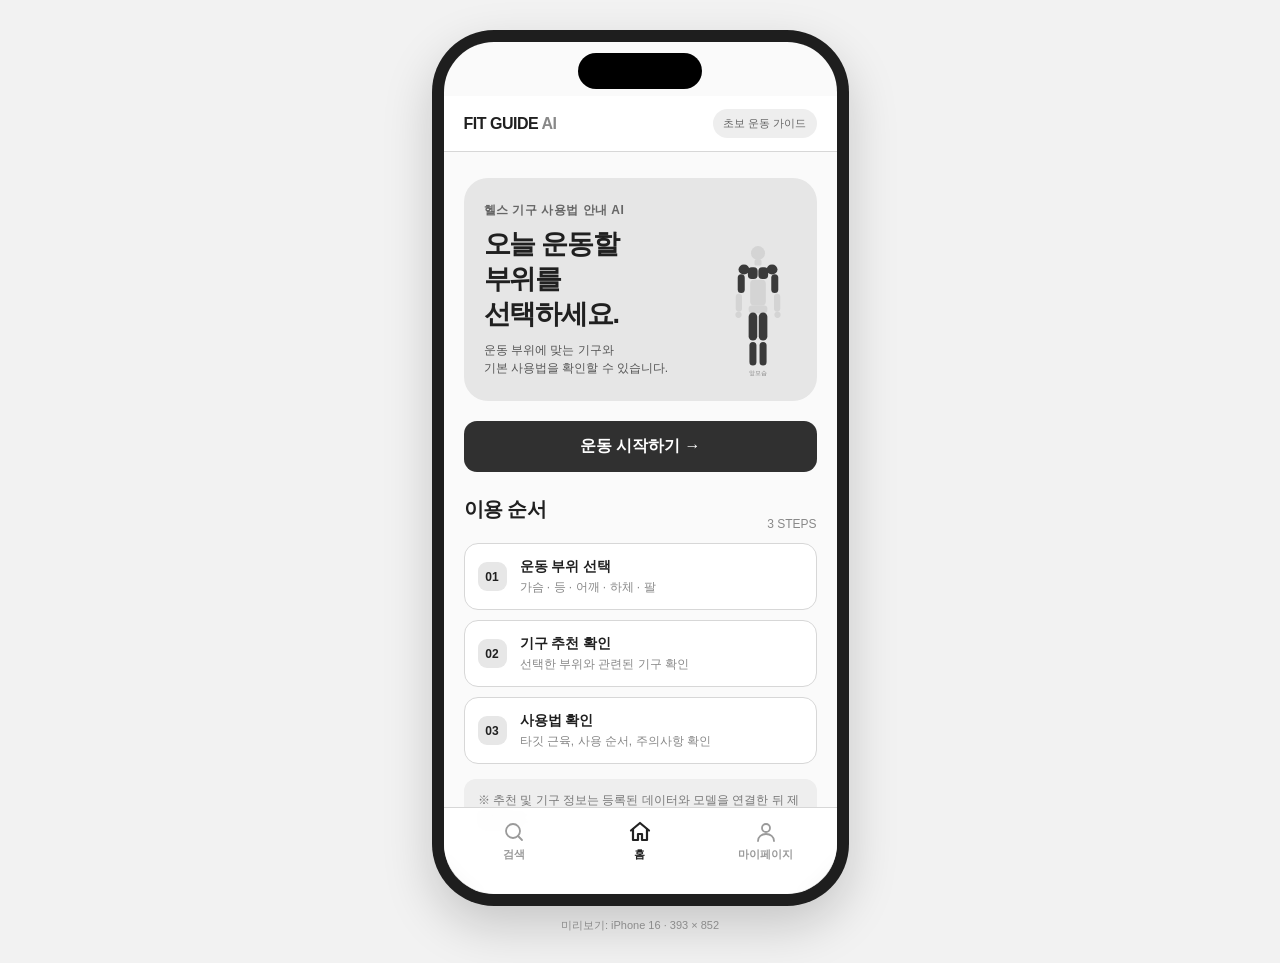
<file: archive/wireframe_ver0.3.html>
<!DOCTYPE html>
<html lang="ko"><head><meta charset="UTF-8">
<meta name="viewport" content="width=device-width, initial-scale=1.0, viewport-fit=cover">
<title>헬스 기구 사용법 안내 AI</title>
<style>
:root{
  --bg:#f2f2f2;--surface:#fff;--surface2:#e9e9e9;--line:#d7d7d7;
  --text:#202020;--muted:#707070;--dark:#303030;--dark2:#4a4a4a;
  --radius:18px;
  /* iPhone 16 뷰포트: 393 × 852 pt */
  --w:393px;--h:852px;
}
*{box-sizing:border-box}
html,body{margin:0}
body{background:var(--bg);color:var(--text);font-family:-apple-system,"Apple SD Gothic Neo","Noto Sans KR",Arial,sans-serif}
button{font:inherit;cursor:pointer;color:inherit}

/* 앱 영역: 실제 휴대폰에서는 화면 전체, PC에서는 아이폰 16 크기 프레임 */
.app{width:100%;max-width:var(--w);min-height:100vh;margin:0 auto;background:#fafafa;position:relative;
     padding-top:env(safe-area-inset-top);padding-bottom:env(safe-area-inset-bottom)}
@media(min-width:600px){
  body{min-height:100vh;display:flex;align-items:center;justify-content:center;padding:30px 0;flex-direction:column;gap:12px}
  .device{width:calc(var(--w) + 24px);height:calc(var(--h) + 24px);background:#1e1e1e;border-radius:62px;padding:12px;
          box-shadow:0 20px 50px rgba(0,0,0,.18);position:relative}
  .device::before{content:"";position:absolute;top:23px;left:50%;transform:translateX(-50%);width:124px;height:36px;
          background:#000;border-radius:20px;z-index:20}  /* 다이내믹 아일랜드 */
  .app{width:var(--w);height:var(--h);min-height:0;border-radius:50px;overflow-y:auto;padding-top:54px;padding-bottom:34px;
       scrollbar-width:none}
  .app::-webkit-scrollbar{display:none}
  .size-note{font-size:11px;color:#999}
}
@media(max-width:599px){.size-note{display:none}}

.topbar{height:56px;padding:0 20px;display:flex;align-items:center;justify-content:space-between;border-bottom:1px solid var(--line);background:#fff;position:sticky;top:0;z-index:5}
.brand{font-weight:800;letter-spacing:-.5px}.brand span{color:#888}
.top-tag{font-size:11px;color:#666;background:#eee;padding:7px 10px;border-radius:20px}
.screen{display:none;padding:22px 20px 30px;animation:fade .2s ease}
.screen.active{display:block}
@keyframes fade{from{opacity:.5;transform:translateY(4px)}to{opacity:1;transform:none}}
h1{font-size:26px;line-height:1.3;letter-spacing:-1px;margin:0 0 10px}
h2{font-size:20px;letter-spacing:-.6px;margin:0 0 8px}
p{color:var(--muted);line-height:1.6;margin:0;font-size:14px}
.hero{background:#e6e6e6;border-radius:24px;padding:24px 20px;margin:4px 0 20px;min-height:200px;display:flex;justify-content:space-between;gap:10px}
.hero-label{font-size:12px;color:#666;font-weight:700;letter-spacing:.5px}
.hero-title{font-size:27px;font-weight:800;line-height:1.3;letter-spacing:-1.2px;margin-top:8px}
.hero-desc{font-size:12px;color:#555;margin-top:9px;line-height:1.5}
.hero .fig{width:78px;flex:none;align-self:flex-end}
.primary,.secondary,.ghost{border:0;border-radius:13px;padding:15px 18px;font-weight:700;transition:.15s}
.primary{background:var(--dark);color:#fff;width:100%}
.primary:hover{background:#111}
.secondary{background:#e5e5e5;color:#222}
.ghost{background:transparent;border:1px solid #cfcfcf;color:#444}
.button-row{display:flex;gap:9px;margin-top:20px}
.button-row>*{flex:1}
.section-head{display:flex;align-items:end;justify-content:space-between;margin:24px 0 12px}
.small{font-size:12px;color:#888}
.steps{display:grid;gap:10px;margin-top:12px}
.step{display:flex;gap:13px;align-items:center;background:#fff;border:1px solid var(--line);border-radius:14px;padding:13px}
.step-num{width:29px;height:29px;display:grid;place-items:center;background:#e7e7e7;border-radius:9px;font-size:12px;font-weight:800;flex:none}
.step b{font-size:14px}.step span{font-size:12px;color:#888;display:block;margin-top:3px}

/* 운동 부위 카드 + 인체 그림 */
.part-grid{display:grid;grid-template-columns:repeat(2,1fr);gap:10px;margin:18px 0}
.part{border:1px solid #d3d3d3;background:#fff;border-radius:15px;padding:12px;display:flex;align-items:center;gap:10px;text-align:left;min-height:104px}
.part:last-child{grid-column:1 / -1;justify-content:center}
.part .fig{width:46px;flex:none}
.part b{font-size:16px;display:block}
.part small{font-size:11px;color:#888;display:block;margin-top:4px;line-height:1.4}
.part.selected{background:#333;color:#fff;border-color:#333}
.part.selected small{color:#bbb}

.fig svg{width:100%;height:auto;display:block}
.fig .b{fill:#d4d4d4}
.fig .hl{fill:#3a3a3a}
.fig .cap{font-size:8px;fill:#888;text-anchor:middle}
.part.selected .fig .b{fill:#5a5a5a}
.part.selected .fig .hl{fill:#fff}
.part.selected .fig .cap{fill:#bbb}

.helper{font-size:12px;color:#888;margin-top:4px}
.result-summary{background:#e8e8e8;border-radius:16px;padding:16px;margin:16px 0;display:flex;gap:14px;align-items:center}
.result-summary .fig{width:70px;flex:none}
.result-summary b{font-size:15px}.result-summary p{font-size:13px;margin-top:5px}
.preview{background:#fff;border:1px solid var(--line);border-radius:15px;padding:14px;margin-top:14px;display:flex;gap:14px;align-items:center}
.preview .fig{width:60px;flex:none}
.preview p{font-size:13px}
.machine{display:flex;align-items:center;gap:13px;padding:14px;border:1px solid var(--line);border-radius:15px;background:#fff;margin:10px 0}
.machine-art{width:62px;height:62px;flex:none;border-radius:12px;background:linear-gradient(135deg,#eee,#d9d9d9);display:grid;place-items:center;color:#777;font-size:13px;font-weight:700}
.machine-info{flex:1;min-width:0}.machine-info b{display:block;font-size:15px}.machine-info span{font-size:12px;color:#888;display:block;margin-top:5px}
.empty{border:1px dashed #bbb;border-radius:15px;padding:24px 17px;text-align:center;background:#fff;margin-top:14px}
.empty b{display:block;margin-bottom:7px}.empty p{font-size:13px}
.detail-block{margin-top:18px}.detail-block h3{font-size:14px;margin:0 0 9px}
.detail-placeholder{background:#fff;border:1px solid var(--line);border-radius:13px;padding:15px;font-size:13px;color:#777;line-height:1.6}
.check-row{display:flex;align-items:flex-start;gap:10px;padding:11px 0;border-bottom:1px solid #eee;font-size:13px;color:#555}
.check-row:last-child{border:0}
.check-row input{accent-color:#333;margin-top:2px}
select{width:100%;border:1px solid #ccc;border-radius:12px;background:#fff;padding:14px;font:inherit;color:#222}
label.field-label{display:block;font-size:13px;font-weight:700;margin:18px 0 8px}
.notice{font-size:12px;color:#777;background:#eee;padding:12px 14px;border-radius:12px;margin-top:15px;line-height:1.6}
.footer{padding:20px;text-align:center;color:#999;font-size:11px;border-top:1px solid #eee;margin-top:10px}
.back{border:0;background:none;color:#666;padding:0;margin-bottom:16px;font-size:13px}

/* 내용이 짧아도 탭바가 화면 맨 아래에 붙도록 */
.app{display:flex;flex-direction:column}
.app>*{flex-shrink:0}
.footer{margin-top:auto}

/* 하단 탭바 */
.tabbar{position:sticky;bottom:0;z-index:6;background:rgba(255,255,255,.96);backdrop-filter:blur(8px);
        border-top:1px solid var(--line);display:grid;grid-template-columns:repeat(3,1fr);
        padding:6px 8px calc(6px + env(safe-area-inset-bottom))}
.tab{border:0;background:none;display:flex;flex-direction:column;align-items:center;gap:3px;padding:6px 0;color:#9a9a9a;font-size:11px;font-weight:600}
.tab svg{width:24px;height:24px;stroke:currentColor;fill:none;stroke-width:1.8;stroke-linecap:round;stroke-linejoin:round}
.tab.active{color:#222}
.tab.active svg{stroke-width:2.2}
@media(min-width:600px){.app{padding-bottom:0}.tabbar{padding-bottom:26px}}

/* 마이페이지 */
.profile{display:flex;gap:14px;align-items:center;background:#fff;border:1px solid var(--line);border-radius:18px;padding:16px;margin-top:6px}
.avatar{width:58px;height:58px;border-radius:50%;background:#e2e2e2;display:grid;place-items:center;color:#888;font-size:22px;flex:none}
.profile b{font-size:16px;display:block}.profile span{font-size:12px;color:#888}
.menu{background:#fff;border:1px solid var(--line);border-radius:15px;margin-top:12px;overflow:hidden}
.menu-row{display:flex;justify-content:space-between;align-items:center;padding:15px;border-bottom:1px solid #eee;font-size:14px}
.menu-row:last-child{border:0}
button.menu-row{width:100%;background:none;border-left:0;border-right:0;border-top:0;text-align:left;color:#222}
button.menu-row:active,.chip:active,.link-btn:active{opacity:.6}
.link-btn{border:0;background:none;padding:0;font-size:12px;color:#888;text-decoration:underline;text-underline-offset:3px}
.link-btn.on{color:#222;font-weight:700}
.chips.editing .chip{border-style:dashed}
.chips.editing .chip.on{border-style:solid}
.switch{appearance:none;width:44px;height:26px;border-radius:13px;background:#d0d0d0;position:relative;cursor:pointer;transition:.2s;flex:none;margin:0}
.switch::after{content:"";position:absolute;top:3px;left:3px;width:20px;height:20px;border-radius:50%;background:#fff;transition:.2s}
.switch:checked{background:#333}.switch:checked::after{left:21px}
.menu-row span{color:#aaa;font-size:12px}
.chips{display:flex;gap:7px;flex-wrap:wrap;margin-top:10px}
.chip{border:1px solid #cfcfcf;background:#fff;border-radius:18px;padding:8px 13px;font-size:12px;color:#555}
.chip.on{background:#333;color:#fff;border-color:#333}

/* 검색 */
.search-box{display:flex;gap:8px;margin-top:14px}
.search-box input{flex:1;border:1px solid #ccc;border-radius:12px;background:#fff;padding:14px;font:inherit;color:#222;min-width:0}
.search-box button{border:0;background:var(--dark);color:#fff;border-radius:12px;padding:0 16px;font-weight:700}
</style>
</head>
<body>
<div class="device">
<div class="app" id="app">
  <header class="topbar">
    <div class="brand">FIT GUIDE <span>AI</span></div>
    <div class="top-tag">초보 운동 가이드</div>
  </header>

  <!-- 메인 화면 -->
  <section class="screen active" id="scr001">
    <div class="hero">
      <div>
        <div class="hero-label">헬스 기구 사용법 안내 AI</div>
        <div class="hero-title">오늘 운동할<br>부위를<br>선택하세요.</div>
        <div class="hero-desc">운동 부위에 맞는 기구와<br>기본 사용법을 확인할 수 있습니다.</div>
      </div>
      <div class="fig" data-fig="전체"></div>
    </div>
    <button class="primary" onclick="showScreen('scr002')">운동 시작하기 →</button>
    <div class="section-head"><h2>이용 순서</h2><span class="small">3 STEPS</span></div>
    <div class="steps">
      <div class="step"><div class="step-num">01</div><div><b>운동 부위 선택</b><span>가슴 · 등 · 어깨 · 하체 · 팔</span></div></div>
      <div class="step"><div class="step-num">02</div><div><b>기구 추천 확인</b><span>선택한 부위와 관련된 기구 확인</span></div></div>
      <div class="step"><div class="step-num">03</div><div><b>사용법 확인</b><span>타깃 근육, 사용 순서, 주의사항 확인</span></div></div>
    </div>
    <div class="notice">※ 추천 및 기구 정보는 등록된 데이터와 모델을 연결한 뒤 제공됩니다.</div>
  </section>

  <!-- 운동 부위 선택 -->
  <section class="screen" id="scr002">
    <button class="back" onclick="showScreen('scr001')">← 메인으로</button>
    <h1>어느 부위를<br>운동할까요?</h1>
    <p>원하는 운동 부위를 하나 선택해 주세요.</p>
    <div class="part-grid" id="partGrid">
      <button class="part" data-part="가슴" onclick="selectPart(this)"><div class="fig" data-fig="가슴"></div><div><b>가슴</b><small>대흉근</small></div></button>
      <button class="part" data-part="등" onclick="selectPart(this)"><div class="fig" data-fig="등"></div><div><b>등</b><small>광배근 · 승모근</small></div></button>
      <button class="part" data-part="어깨" onclick="selectPart(this)"><div class="fig" data-fig="어깨"></div><div><b>어깨</b><small>삼각근</small></div></button>
      <button class="part" data-part="하체" onclick="selectPart(this)"><div class="fig" data-fig="하체"></div><div><b>하체</b><small>대퇴사두근 · 햄스트링</small></div></button>
      <button class="part" data-part="팔" onclick="selectPart(this)"><div class="fig" data-fig="팔"></div><div><b>팔</b><small>이두근 · 삼두근</small></div></button>
    </div>
    <div class="helper" id="partHelp">선택한 부위: 없음</div>
    <button class="primary" style="margin-top:18px" onclick="recommend()">추천 결과 보기 →</button>
  </section>

  <!-- AI 추천 결과 -->
  <section class="screen" id="scr003">
    <button class="back" onclick="showScreen('scr002')">← 부위 다시 선택</button>
    <h1><span id="resultPart">선택 부위</span> 운동 기구</h1>
    <p>선택한 운동 부위와 관련된 기구 추천 결과입니다.</p>
    <div class="result-summary">
      <div class="fig" id="resultFig"></div>
      <div><b>추천 결과</b><p id="resultSummary">추천 결과가 여기에 표시됩니다.</p></div>
    </div>
    <div id="machineResults">
      <div class="empty"><b>기구 데이터 연결 대기</b><p>기구 데이터와 추천 모델을 연결하면<br>관련 기구 목록이 여기에 표시됩니다.</p></div>
    </div>
    <div class="button-row">
      <button class="ghost" onclick="showScreen('scr005')">부위 변경</button>
      <button class="secondary" onclick="showScreen('scr006')">전체 기구 목록</button>
    </div>
  </section>

  <!-- 기구 상세 정보 -->
  <section class="screen" id="scr004">
    <button class="back" onclick="showScreen('scr003')">← 추천 결과</button>
    <h1 id="detailName">기구 상세 정보</h1>
    <p>기구별 기본 정보와 사용 시 주의사항을 확인하세요.</p>
    <div class="machine" style="margin-top:18px">
      <div class="machine-art">FIT</div>
      <div class="machine-info"><b id="detailNameSmall">기구명</b><span>기구 정보 영역</span></div>
    </div>
    <div class="detail-block"><h3>주요 타깃 근육</h3><div class="detail-placeholder" id="detailMuscle">등록된 주요 타깃 근육 정보가 표시됩니다.</div></div>
    <div class="detail-block"><h3>운동 목적</h3><div class="detail-placeholder">등록된 운동 목적 정보가 표시됩니다.</div></div>
    <div class="detail-block"><h3>세팅 방법</h3><div class="detail-placeholder">기구별 세팅 방법이 단계별로 표시됩니다.</div></div>
    <div class="detail-block"><h3>사용 순서</h3><div class="detail-placeholder">
      <div class="check-row"><input type="checkbox"> <span>사용 순서 1 — 데이터 등록 필요</span></div>
      <div class="check-row"><input type="checkbox"> <span>사용 순서 2 — 데이터 등록 필요</span></div>
      <div class="check-row"><input type="checkbox"> <span>사용 순서 3 — 데이터 등록 필요</span></div>
    </div></div>
    <div class="detail-block"><h3>주의사항</h3><div class="detail-placeholder">검증된 주의사항 및 참고 출처가 표시됩니다.</div></div>
    <button class="primary" style="margin-top:22px" onclick="showScreen('scr003')">추천 결과로 돌아가기</button>
  </section>

  <!-- 운동 부위 변경 -->
  <section class="screen" id="scr005">
    <button class="back" onclick="showScreen('scr003')">← 추천 결과</button>
    <h1>운동 부위 변경</h1>
    <p>다른 운동 부위를 선택하고 새 추천 결과를 확인할 수 있습니다.</p>
    <label class="field-label" for="changePart">변경할 운동 부위</label>
    <select id="changePart" onchange="previewPart(this.value)">
      <option value="">부위를 선택하세요</option><option>가슴</option><option>등</option><option>어깨</option><option>하체</option><option>팔</option>
    </select>
    <div class="preview">
      <div class="fig" id="changeFig"></div>
      <p id="changeText">부위를 선택하면 해당 부위가 그림에 표시됩니다.</p>
    </div>
    <button class="primary" style="margin-top:16px" onclick="changePart()">변경하고 추천받기</button>
  </section>

  <!-- 전체 기구 목록 -->
  <section class="screen" id="scr006">
    <button class="back" onclick="showScreen('scr003')">← 이전 화면</button>
    <h1>전체 기구 목록</h1>
    <p>서비스에 등록된 기구를 확인하는 영역입니다.</p>
    <div class="empty"><b>등록된 기구 데이터가 없습니다.</b><p>기구 약 10종의 정보가 등록되면<br>목록이 여기에 표시됩니다.</p></div>
  </section>

  <!-- 오류 안내 -->
  <section class="screen" id="scr009">
    <div class="empty" style="margin-top:40px">
      <div style="font-size:30px;margin-bottom:12px">!</div>
      <h2 id="errorTitle">결과를 표시할 수 없습니다.</h2>
      <p id="errorMessage">추천 결과가 없거나 데이터를 불러오지 못했습니다.</p>
    </div>
    <button class="primary" style="margin-top:20px" onclick="showScreen('scr002')">다시 선택하기</button>
    <button class="ghost" style="width:100%;margin-top:9px" onclick="showScreen('scr001')">메인으로 이동</button>
  </section>

  <!-- 마이페이지 -->
  <section class="screen" id="mypage">
    <h1>마이페이지</h1>
    <div class="profile">
      <div class="avatar">👤</div>
      <div><b>사용자 이름</b><span>헬스 초보 · 프로필 정보 영역</span></div>
    </div>
    <div class="section-head"><h2>관심 운동 부위</h2><button class="link-btn" id="editBtn" onclick="toggleEdit()">편집</button></div>
    <div class="chips" id="favChips">
      <button class="chip on" onclick="favChip(this)">가슴</button><button class="chip" onclick="favChip(this)">등</button><button class="chip" onclick="favChip(this)">어깨</button><button class="chip" onclick="favChip(this)">하체</button><button class="chip" onclick="favChip(this)">팔</button>
    </div>
    <div class="helper" id="favHelp">부위를 누르면 바로 기구 추천을 볼 수 있어요.</div>
    <div class="section-head"><h2>최근 본 기구</h2><button class="link-btn" onclick="showScreen('recent')">전체보기</button></div>
    <div class="empty" style="margin-top:0"><b>최근 본 기구가 없습니다.</b><p>기구 상세 정보를 확인하면<br>여기에 기록이 표시됩니다.</p></div>
    <div class="menu">
      <button class="menu-row" onclick="showScreen('saved')">저장한 기구<span>›</span></button>
      <button class="menu-row" onclick="showScreen('guide')">이용 안내<span>›</span></button>
      <button class="menu-row" onclick="showScreen('settings')">설정<span>›</span></button>
    </div>
  </section>

  <!-- 마이페이지 > 최근 본 기구 -->
  <section class="screen" id="recent">
    <button class="back" onclick="showScreen('mypage')">← 마이페이지</button>
    <h1>최근 본 기구</h1>
    <p>상세 정보를 확인한 기구가 최신 순으로 표시됩니다.</p>
    <div class="empty"><b>최근 본 기구가 없습니다.</b><p>기구 상세 정보를 확인하면<br>여기에 기록이 표시됩니다.</p></div>
    <button class="primary" style="margin-top:18px" onclick="showScreen('scr002')">운동 부위 고르러 가기</button>
  </section>

  <!-- 마이페이지 > 저장한 기구 -->
  <section class="screen" id="saved">
    <button class="back" onclick="showScreen('mypage')">← 마이페이지</button>
    <h1>저장한 기구</h1>
    <p>자주 쓰는 기구를 저장해 두고 빠르게 확인하세요.</p>
    <div class="empty"><b>저장한 기구가 없습니다.</b><p>기구 상세 화면에서 저장하면<br>여기에 모아서 볼 수 있어요.</p></div>
    <button class="primary" style="margin-top:18px" onclick="showScreen('search')">기구 검색하러 가기</button>
  </section>

  <!-- 마이페이지 > 이용 안내 -->
  <section class="screen" id="guide">
    <button class="back" onclick="showScreen('mypage')">← 마이페이지</button>
    <h1>이용 안내</h1>
    <p>FIT GUIDE AI는 이렇게 사용해요.</p>
    <div class="steps" style="margin-top:16px">
      <div class="step"><div class="step-num">01</div><div><b>운동 부위 선택</b><span>가슴 · 등 · 어깨 · 하체 · 팔 중 하나를 고릅니다.</span></div></div>
      <div class="step"><div class="step-num">02</div><div><b>기구 추천 확인</b><span>선택한 부위와 관련된 기구 목록을 봅니다.</span></div></div>
      <div class="step"><div class="step-num">03</div><div><b>사용법 확인</b><span>타깃 근육, 사용 순서, 주의사항을 확인합니다.</span></div></div>
    </div>
    <div class="notice">※ 안내되는 사용법은 참고용입니다. 통증이 있거나 처음 쓰는 기구라면 트레이너에게 자세를 확인받으세요.</div>
  </section>

  <!-- 마이페이지 > 설정 -->
  <section class="screen" id="settings">
    <button class="back" onclick="showScreen('mypage')">← 마이페이지</button>
    <h1>설정</h1>
    <div class="menu">
      <label class="menu-row">운동 알림 받기<input type="checkbox" class="switch"></label>
      <label class="menu-row">주의사항 먼저 보기<input type="checkbox" class="switch" checked></label>
      <div class="menu-row">글자 크기
        <select style="width:auto;padding:8px 10px" onchange="document.getElementById('app').style.fontSize=this.value">
          <option value="">기본</option><option value="1.08em">크게</option>
        </select>
      </div>
      <div class="menu-row">버전 정보<span>0.1</span></div>
    </div>
  </section>

  <!-- 검색 -->
  <section class="screen" id="search">
    <h1>기구 검색</h1>
    <p>기구 이름이나 운동 부위로 찾아보세요.</p>
    <div class="search-box">
      <input type="text" id="searchInput" placeholder="예) 랫 풀다운, 레그 프레스">
      <button onclick="doSearch()">검색</button>
    </div>
    <div class="chips" id="searchChips">
      <button class="chip on" onclick="pickChip(this)">전체</button><button class="chip" onclick="pickChip(this)">가슴</button><button class="chip" onclick="pickChip(this)">등</button><button class="chip" onclick="pickChip(this)">어깨</button><button class="chip" onclick="pickChip(this)">하체</button><button class="chip" onclick="pickChip(this)">팔</button>
    </div>
    <div class="section-head"><h2>검색 결과</h2><span class="small" id="searchCount">0건</span></div>
    <div class="empty" style="margin-top:0" id="searchResult"><b>검색어를 입력해 주세요.</b><p>기구 데이터가 등록되면<br>검색 결과가 여기에 표시됩니다.</p></div>
  </section>

  <footer class="footer">FIT GUIDE AI · 헬스 기구 사용법 안내</footer>

  <!-- 하단 탭바 -->
  <nav class="tabbar">
    <button class="tab" data-tab="search" onclick="showScreen('search')">
      <svg viewBox="0 0 24 24"><circle cx="11" cy="11" r="7"/><path d="m20 20-4-4"/></svg>검색</button>
    <button class="tab active" data-tab="scr001" onclick="showScreen('scr001')">
      <svg viewBox="0 0 24 24"><path d="M3 10.5 12 3l9 7.5"/><path d="M5 9v11h5v-6h4v6h5V9"/></svg>홈</button>
    <button class="tab" data-tab="mypage" onclick="showScreen('mypage')">
      <svg viewBox="0 0 24 24"><circle cx="12" cy="8" r="4"/><path d="M4 21c0-4.4 3.6-7 8-7s8 2.6 8 7"/></svg>마이페이지</button>
  </nav>
</div>
</div>
<div class="size-note">미리보기: iPhone 16 · 393 × 852</div>

<script>
/* ---------- 운동 부위 인체 그림 (SVG) ----------
   부위마다 해당 근육 영역을 진하게 강조합니다.
   '등'은 뒷모습, 나머지는 앞모습으로 그립니다. */
function bodySVG(part){
  const back = part==="등";
  const c = k => (part===k || (part==="전체" && k!=="등")) ? "hl" : "b";
  const arm = c("팔"), sh = c("어깨"), ch = c("가슴"), lg = c("하체");
  const torso = back
    ? `<path class="hl" d="M37 31 L63 31 L61 58 L56 72 L44 72 L39 58 Z"/>
       <rect class="b" x="40" y="72" width="20" height="8" rx="3"/>`
    : `<rect class="${ch}" x="37" y="31" width="12.5" height="15" rx="5"/>
       <rect class="${ch}" x="50.5" y="31" width="12.5" height="15" rx="5"/>
       <rect class="b" x="40" y="47" width="20" height="33" rx="5"/>`;
  return `<svg viewBox="0 0 100 172" xmlns="http://www.w3.org/2000/svg" role="img" aria-label="${part} 부위 그림">
    <circle class="b" cx="50" cy="13" r="9"/>
    <rect class="b" x="45.5" y="21" width="9" height="8" rx="2"/>
    ${torso}
    <ellipse class="${sh}" cx="32" cy="34" rx="7" ry="6.5"/>
    <ellipse class="${sh}" cx="68" cy="34" rx="7" ry="6.5"/>
    <rect class="${arm}" x="24" y="40" width="9" height="24" rx="4.5"/>
    <rect class="${arm}" x="67" y="40" width="9" height="24" rx="4.5"/>
    <rect class="b" x="21.5" y="65" width="8" height="23" rx="4"/>
    <rect class="b" x="70.5" y="65" width="8" height="23" rx="4"/>
    <circle class="b" cx="25" cy="92" r="4"/><circle class="b" cx="75" cy="92" r="4"/>
    <rect class="b" x="38" y="80" width="24" height="10" rx="4"/>
    <rect class="${lg}" x="38" y="89" width="11" height="36" rx="5.5"/>
    <rect class="${lg}" x="51" y="89" width="11" height="36" rx="5.5"/>
    <rect class="${lg}" x="39" y="127" width="9" height="30" rx="4.5"/>
    <rect class="${lg}" x="52" y="127" width="9" height="30" rx="4.5"/>
    <text class="cap" x="50" y="169">${back ? "뒷모습" : "앞모습"}</text>
  </svg>`;
}
function drawFigures(){
  document.querySelectorAll("[data-fig]").forEach(el=>el.innerHTML=bodySVG(el.dataset.fig));
  document.getElementById("resultFig").innerHTML=bodySVG("");
  document.getElementById("changeFig").innerHTML=bodySVG("");
}

let selectedPart = "";

function showScreen(id){
  document.querySelectorAll(".screen").forEach(s=>s.classList.remove("active"));
  const target=document.getElementById(id);
  if(target) target.classList.add("active");
  // 탭 표시: 마이페이지·검색은 각 탭, 나머지 화면은 홈 탭
  const myPages = ["mypage","recent","saved","guide","settings"];
  const tab = myPages.includes(id) ? "mypage" : (id==="search" ? "search" : "scr001");
  document.querySelectorAll(".tab").forEach(t=>t.classList.toggle("active",t.dataset.tab===tab));
  document.getElementById("app").scrollTo({top:0});
  window.scrollTo({top:0});
}
function selectPart(button){
  document.querySelectorAll(".part").forEach(b=>b.classList.remove("selected"));
  button.classList.add("selected");
  selectedPart=button.dataset.part;
  document.getElementById("partHelp").textContent="선택한 부위: "+selectedPart;
}
function recommend(){
  if(!selectedPart){
    document.getElementById("errorTitle").textContent="운동 부위를 선택해 주세요.";
    document.getElementById("errorMessage").textContent="추천 결과를 확인하려면 운동 부위 선택이 필요합니다.";
    showScreen("scr009");return;
  }
  document.getElementById("resultPart").textContent=selectedPart;
  document.getElementById("resultFig").innerHTML=bodySVG(selectedPart);
  document.getElementById("resultSummary").textContent=selectedPart+" 관련 기구 추천 결과가 표시되는 영역입니다.";
  showScreen("scr003");
}
function openDetail(name,muscle){
  document.getElementById("detailName").textContent=name;
  document.getElementById("detailNameSmall").textContent=name;
  document.getElementById("detailMuscle").textContent=muscle || "등록된 주요 타깃 근육 정보가 표시됩니다.";
  showScreen("scr004");
}
function previewPart(value){
  document.getElementById("changeFig").innerHTML=bodySVG(value);
  document.getElementById("changeText").textContent = value
    ? value+" 부위로 변경합니다." : "부위를 선택하면 해당 부위가 그림에 표시됩니다.";
}
function changePart(){
  const value=document.getElementById("changePart").value;
  if(!value){
    document.getElementById("errorTitle").textContent="운동 부위를 선택해 주세요.";
    document.getElementById("errorMessage").textContent="변경할 운동 부위를 먼저 선택해 주세요.";
    showScreen("scr009");return;
  }
  selectedPart=value;
  document.querySelectorAll(".part").forEach(b=>b.classList.toggle("selected",b.dataset.part===value));
  document.getElementById("partHelp").textContent="선택한 부위: "+value;
  recommend();
}
function pickChip(btn){
  btn.parentElement.querySelectorAll(".chip").forEach(c=>c.classList.remove("on"));
  btn.classList.add("on");
}
/* 마이페이지: 관심 운동 부위
   - 평소: 부위를 누르면 그 부위의 추천 결과로 이동
   - 편집 모드: 부위를 눌러 관심 부위 선택/해제 (여러 개 가능) */
let editing=false;
function toggleEdit(){
  editing=!editing;
  const btn=document.getElementById("editBtn");
  btn.textContent = editing ? "완료" : "편집";
  btn.classList.toggle("on",editing);
  document.getElementById("favChips").classList.toggle("editing",editing);
  document.getElementById("favHelp").textContent = editing
    ? "관심 있는 부위를 눌러 선택하거나 해제하세요."
    : "부위를 누르면 바로 기구 추천을 볼 수 있어요.";
}
function favChip(btn){
  if(editing){ btn.classList.toggle("on"); return; }
  const part=btn.textContent;
  selectedPart=part;
  document.querySelectorAll(".part").forEach(b=>b.classList.toggle("selected",b.dataset.part===part));
  document.getElementById("partHelp").textContent="선택한 부위: "+part;
  recommend();
}
function doSearch(){
  const q=document.getElementById("searchInput").value.trim();
  const box=document.getElementById("searchResult");
  box.innerHTML = q
    ? `<b>'${q.replace(/</g,"&lt;")}' 검색 결과가 없습니다.</b><p>기구 데이터가 등록되면<br>검색 결과가 여기에 표시됩니다.</p>`
    : `<b>검색어를 입력해 주세요.</b><p>기구 데이터가 등록되면<br>검색 결과가 여기에 표시됩니다.</p>`;
}
drawFigures();
</script>
</body></html>
</file>
